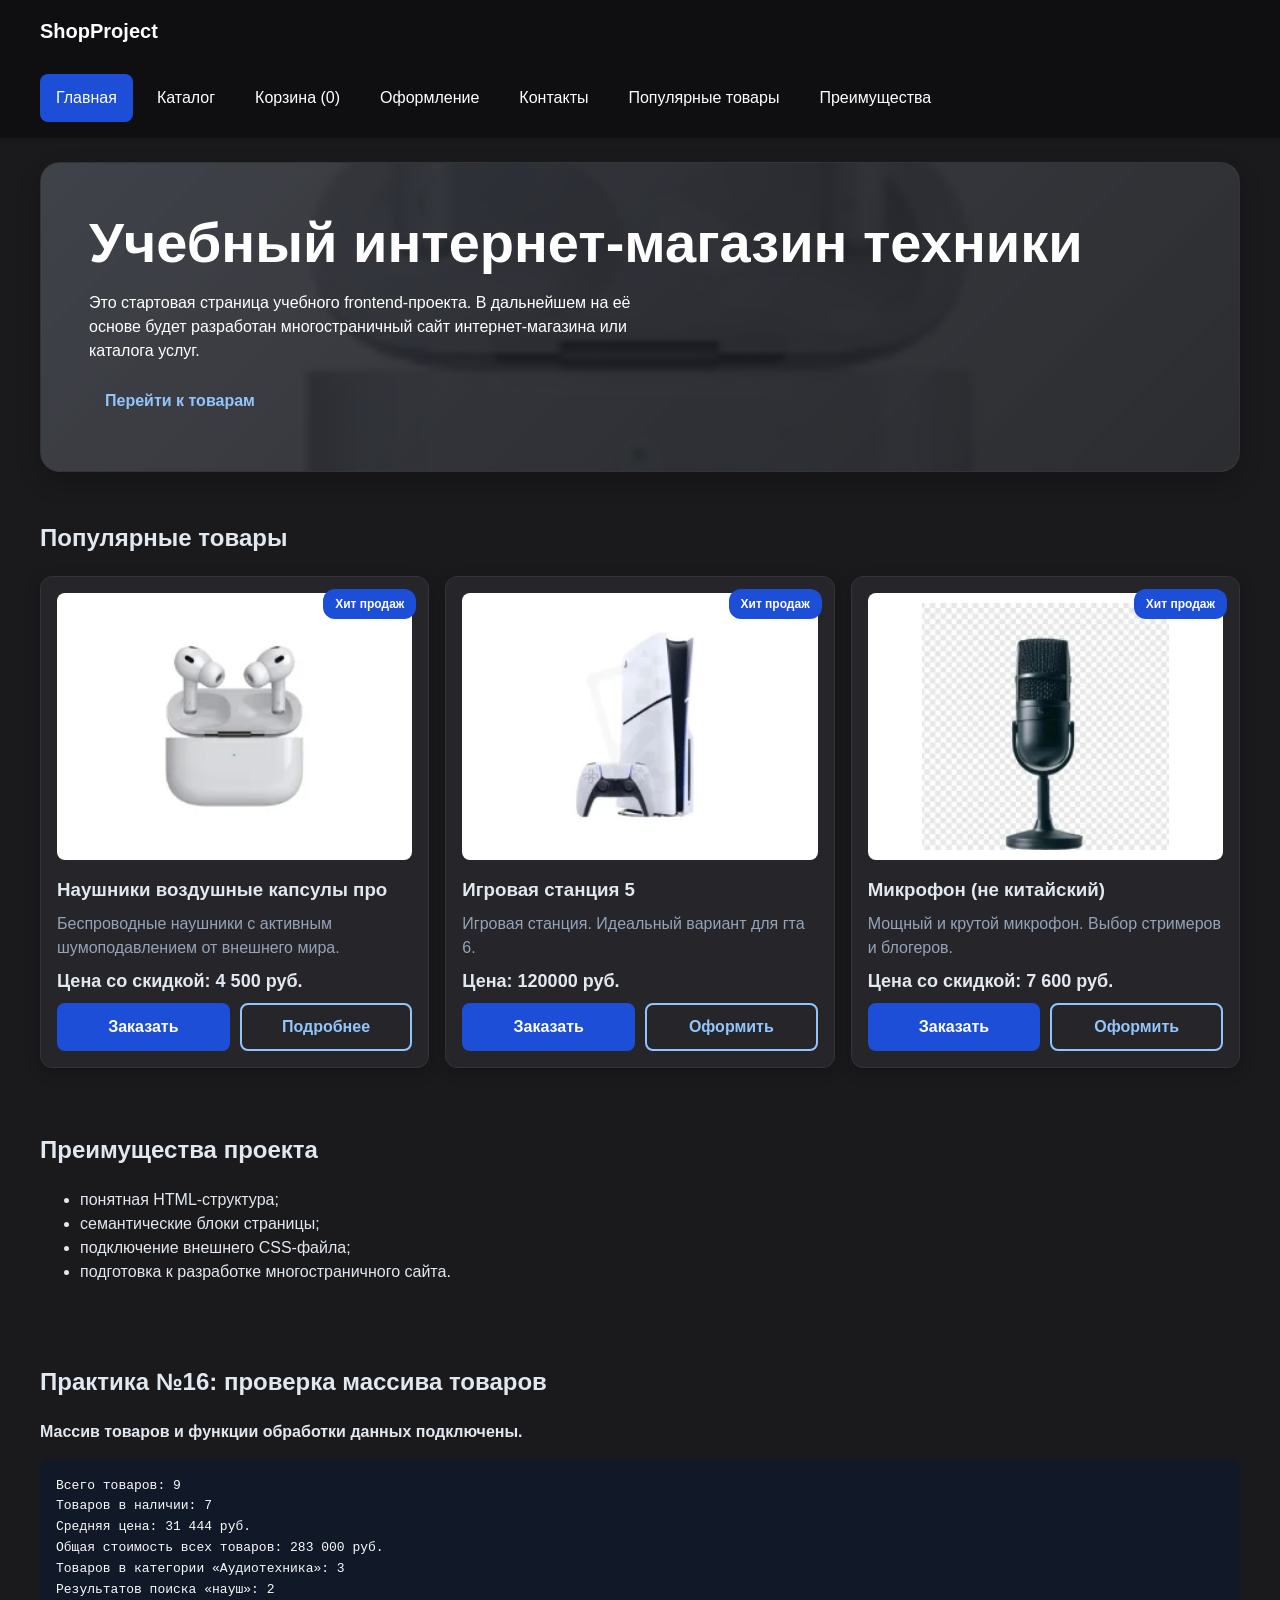
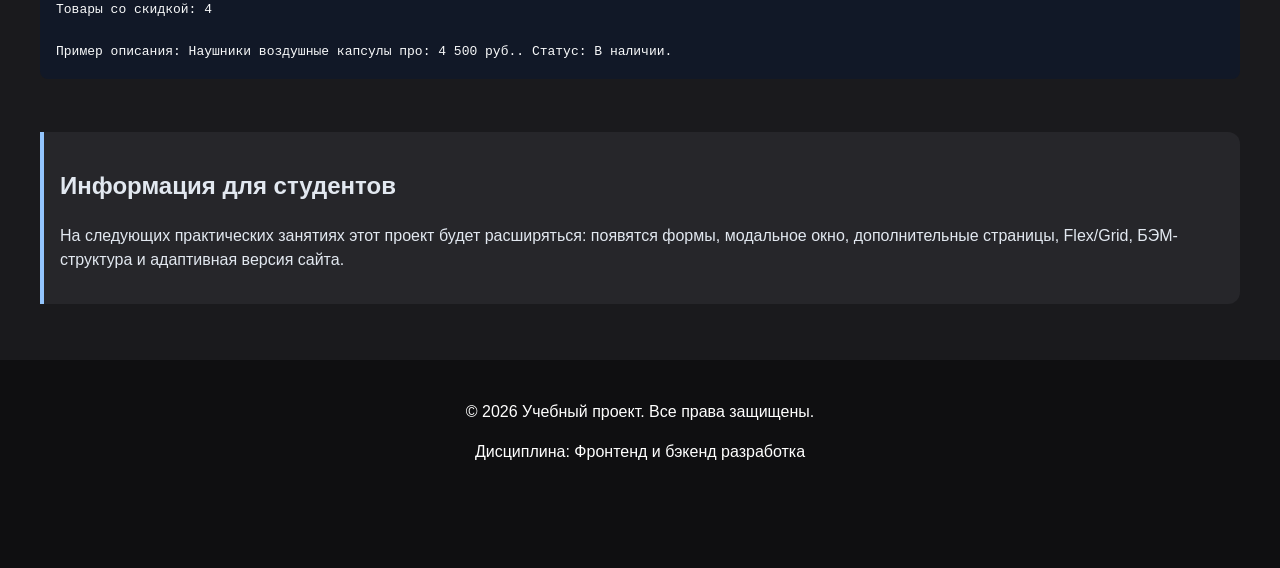
<file: index.html>
<!DOCTYPE html>
<html lang="ru">
<head>
<meta charset="utf-8"/>
<meta content="width=device-width, initial-scale=1.0" name="viewport"/>
<title>Главная — Учебный интернет-магазин</title>
<link href="css/style.css" rel="stylesheet"/>
<link href="css/responsive.css" rel="stylesheet"/>
<link href="css/accessibility.css" rel="stylesheet"/>
<meta content="website" property="og:type"/>
<meta content="Учебный интернет-магазин" property="og:title"/>
<meta content="Учебный frontend-проект интернет-магазина." property="og:description"/>
<script defer="" src="js/data.js"></script><script defer="" src="js/main.js"></script><script defer="" src="js/cart.js"></script><script defer="" src="js/modal.js"></script><script defer="" src="js/validation.js"></script></head>
<body id="top">
<a class="skip-link" href="#main">Перейти к основному содержимому</a>
<header class="site-header">
<div class="site-header__inner">
<a class="site-header__logo" href="index.html">ShopProject</a>
<button aria-controls="site-menu" aria-expanded="false" class="button button--secondary menu-toggle" hidden="" type="button">Меню</button>
<nav aria-label="Основная навигация" class="site-nav" id="site-menu">
<ul class="site-nav__list">
<li class="site-nav__item"><a aria-current="page" class="site-nav__link site-nav__link--active" href="index.html">Главная</a></li>
<li class="site-nav__item"><a class="site-nav__link" href="catalog.html">Каталог</a></li>
<li class="site-nav__item"><a class="site-nav__link" href="cart.html">Корзина (<span data-header-cart-count="">0</span>)</a></li><li class="site-nav__item"><a class="site-nav__link" href="order.html">Оформление</a></li>
<li class="site-nav__item"><a class="site-nav__link" href="contacts.html">Контакты</a></li>
<li class="site-nav__item"><a class="site-nav__link" href="index.html#popular">Популярные товары</a></li>
<li class="site-nav__item"><a class="site-nav__link" href="index.html#advantages">Преимущества</a></li>
</ul>
</nav>
</div>
</header>
<main id="main" tabindex="-1">
<section class="hero">
<h1 class="hero__title">Учебный интернет-магазин техники</h1>
<p>
            Это стартовая страница учебного frontend-проекта.
            В дальнейшем на её основе будет разработан многостраничный сайт
            интернет-магазина или каталога услуг.
        </p>
<a class="button" href="#popular">Перейти к товарам</a>
</section>
<section class="section" id="popular">
<h2>Популярные товары</h2>
<div class="products-grid">
<article class="product-card">
<picture>
<source sizes="(min-width: 1232px) 355px, (min-width: 1024px) calc((100vw - 166px) / 3), (min-width: 640px) calc((100vw - 116px) / 2), calc(100vw - 66px)" srcset="images/product-1-100.webp 100w, images/product-1.webp 200w" type="image/webp"/>
<img alt="Беспроводные наушники" class="product-card__image" height="200" loading="lazy" sizes="(min-width: 1232px) 355px, (min-width: 1024px) calc((100vw - 166px) / 3), (min-width: 640px) calc((100vw - 116px) / 2), calc(100vw - 66px)" src="images/product-1.jpg" srcset="images/product-1-100.jpg 100w, images/product-1.jpg 200w" width="200"/>
</picture>
<span class="product-card__badge">Хит продаж</span>
<h3 class="product-card__title">Наушники воздушные капсулы про</h3>
<p class="product-card__description">Беспроводные наушники с активным шумоподавлением от внешнего мира.</p>
<p class="product-card__price">Цена со скидкой: 4 500 руб.</p>
<div class="product-card__actions">
<button aria-controls="order-dialog" aria-haspopup="dialog" aria-label="Заказать: Наушники воздушные капсулы про" class="button button--primary product-card__button" data-product="Беспроводные наушники" style="margin-top: 0;" type="button">Заказать</button>
<a aria-label="Подробнее о наушниках" class="button button--secondary" href="product.html">Подробнее</a>
</div>
</article>
<article class="product-card">
<picture>
<source sizes="(min-width: 1232px) 355px, (min-width: 1024px) calc((100vw - 166px) / 3), (min-width: 640px) calc((100vw - 116px) / 2), calc(100vw - 66px)" srcset="images/product-2-100.webp 100w, images/product-2.webp 200w" type="image/webp"/>
<img alt="Игровая станция 5" class="product-card__image" height="200" loading="lazy" sizes="(min-width: 1232px) 355px, (min-width: 1024px) calc((100vw - 166px) / 3), (min-width: 640px) calc((100vw - 116px) / 2), calc(100vw - 66px)" src="images/product-2.jpg" srcset="images/product-2-100.jpg 100w, images/product-2.jpg 200w" width="200"/>
</picture>
<span class="product-card__badge">Хит продаж</span>
<h3 class="product-card__title">Игровая станция 5</h3>
<p class="product-card__description">Игровая станция. Идеальный вариант для гта 6.</p>
<p class="product-card__price">Цена: 120000 руб.</p>
<div class="product-card__actions">
<button aria-controls="order-dialog" aria-haspopup="dialog" aria-label="Заказать: Игровая станция 5" class="button button--primary product-card__button" data-product="Игровая станция 5" style="margin-top: 0;" type="button">Заказать</button>
<a aria-label="Оформить заявку: Игровая станция 5" class="button button--secondary" href="order.html">Оформить</a>
</div>
</article>
<article class="product-card">
<picture>
<source sizes="(min-width: 1232px) 355px, (min-width: 1024px) calc((100vw - 166px) / 3), (min-width: 640px) calc((100vw - 116px) / 2), calc(100vw - 66px)" srcset="images/product-3-100.webp 100w, images/product-3.webp 200w" type="image/webp"/>
<img alt="Микрофон" class="product-card__image" height="200" loading="lazy" sizes="(min-width: 1232px) 355px, (min-width: 1024px) calc((100vw - 166px) / 3), (min-width: 640px) calc((100vw - 116px) / 2), calc(100vw - 66px)" src="images/product-3.jpg" srcset="images/product-3-100.jpg 100w, images/product-3.jpg 200w" width="200"/>
</picture>
<span class="product-card__badge">Хит продаж</span>
<h3 class="product-card__title">Микрофон (не китайский) </h3>
<p class="product-card__description">Мощный и крутой микрофон. Выбор стримеров и блогеров.</p>
<p class="product-card__price">Цена со скидкой: 7 600 руб.</p>
<div class="product-card__actions">
<button aria-controls="order-dialog" aria-haspopup="dialog" aria-label="Заказать: Микрофон (не китайский)" class="button button--primary product-card__button" data-product="Микрофон" style="margin-top: 0;" type="button">Заказать</button>
<a aria-label="Оформить заявку: Микрофон (не китайский)" class="button button--secondary" href="order.html">Оформить</a>
</div>
</article>
</div>
</section>
<section class="section" id="advantages">
<h2>Преимущества проекта</h2>
<ul class="advantages-list">
<li>понятная HTML-структура;</li>
<li>семантические блоки страницы;</li>
<li>подключение внешнего CSS-файла;</li>
<li>подготовка к разработке многостраничного сайта.</li>
</ul>
</section>
<!-- Диагностика массива и функций обработки: практическая работа №16. -->
<section aria-labelledby="js-check-title" class="section js-check">
<h2 id="js-check-title">Практика №16: проверка массива товаров</h2>
<p aria-live="polite" class="js-message">JavaScript пока не выполнился.</p>
<pre class="product-output">Ожидание расчётов каталога...</pre>
</section>
<aside class="aside-info">
<h2>Информация для студентов</h2>
<p>
            На следующих практических занятиях этот проект будет расширяться:
            появятся формы, модальное окно, дополнительные страницы, Flex/Grid,
            БЭМ-структура и адаптивная версия сайта.
        </p>
</aside>
</main>
<footer id="contacts">
<p>© 2026 Учебный проект. Все права защищены.</p>
<p>Дисциплина: Фронтенд и бэкенд разработка</p>
</footer>
<dialog aria-labelledby="order-dialog-title" class="order-dialog" id="order-dialog">
<h2 class="order-dialog__title" id="order-dialog-title">Оформление заявки</h2>
<form action="#" class="order-form" id="order-form" method="post">
<p class="form-note">Обязательные поля: имя, e-mail, телефон, тема заявки и согласие на обработку данных.</p>
<p class="form-errors" hidden="" role="alert"></p>
<input id="selected-product" name="selected-product" type="hidden"/>
<div class="order-form__field">
<label class="order-form__label" for="order-name">Имя</label>
<input autocomplete="given-name" class="order-form__input" id="order-name" minlength="2" name="name" placeholder="Введите ваше имя" required="" type="text"/>
</div>
<div class="order-form__field">
<label class="order-form__label" for="order-email">E-mail</label>
<input autocomplete="email" class="order-form__input" id="order-email" name="email" placeholder="example@mail.ru" required="" type="email"/>
</div>
<div class="order-form__field">
<label class="order-form__label" for="order-phone">Телефон</label>
<input aria-describedby="order-phone-hint" class="order-form__input" id="order-phone" inputmode="tel" name="phone" pattern="[+]7 [(][0-9]{3}[)] [0-9]{3}-[0-9]{2}-[0-9]{2}" placeholder="+7 (900) 000-00-00" required="" type="tel"/>
<small id="order-phone-hint">Формат: +7 (900) 000-00-00</small>
</div>
<div class="order-form__field">
<label class="order-form__label" for="order-date">Дата связи</label>
<input class="order-form__input" id="order-date" name="date" type="date"/>
</div>
<div class="order-form__field">
<label class="order-form__label" for="order-topic">Тема заявки</label>
<select class="order-form__select" id="order-topic" name="topic" required="">
<option value="">Выберите тему</option>
<option value="product">Заказ товара</option>
<option value="consultation">Консультация</option>
<option value="delivery">Доставка</option>
</select>
</div>
<div class="order-form__field">
<label class="order-form__label" for="order-comment">Комментарий</label>
<textarea class="order-form__textarea" id="order-comment" name="comment" placeholder="Укажите дополнительную информацию" rows="4"></textarea>
</div>
<div class="order-form__field order-form__field--checkbox">
<label class="order-form__label">
<input class="order-form__input" id="order-agreement" name="agreement" required="" type="checkbox"/>
                Я согласен на обработку данных
            </label>
</div>
<div class="order-form__actions">
<button class="button button--secondary" id="close-order-dialog" type="button">
                Закрыть
            </button>
<button class="button button--primary" type="submit">
                Отправить заявку
            </button>
</div>
</form>
</dialog>
<p aria-atomic="true" aria-live="polite" class="success-message" id="success-message" role="status"></p>
</body>
</html>
</file>
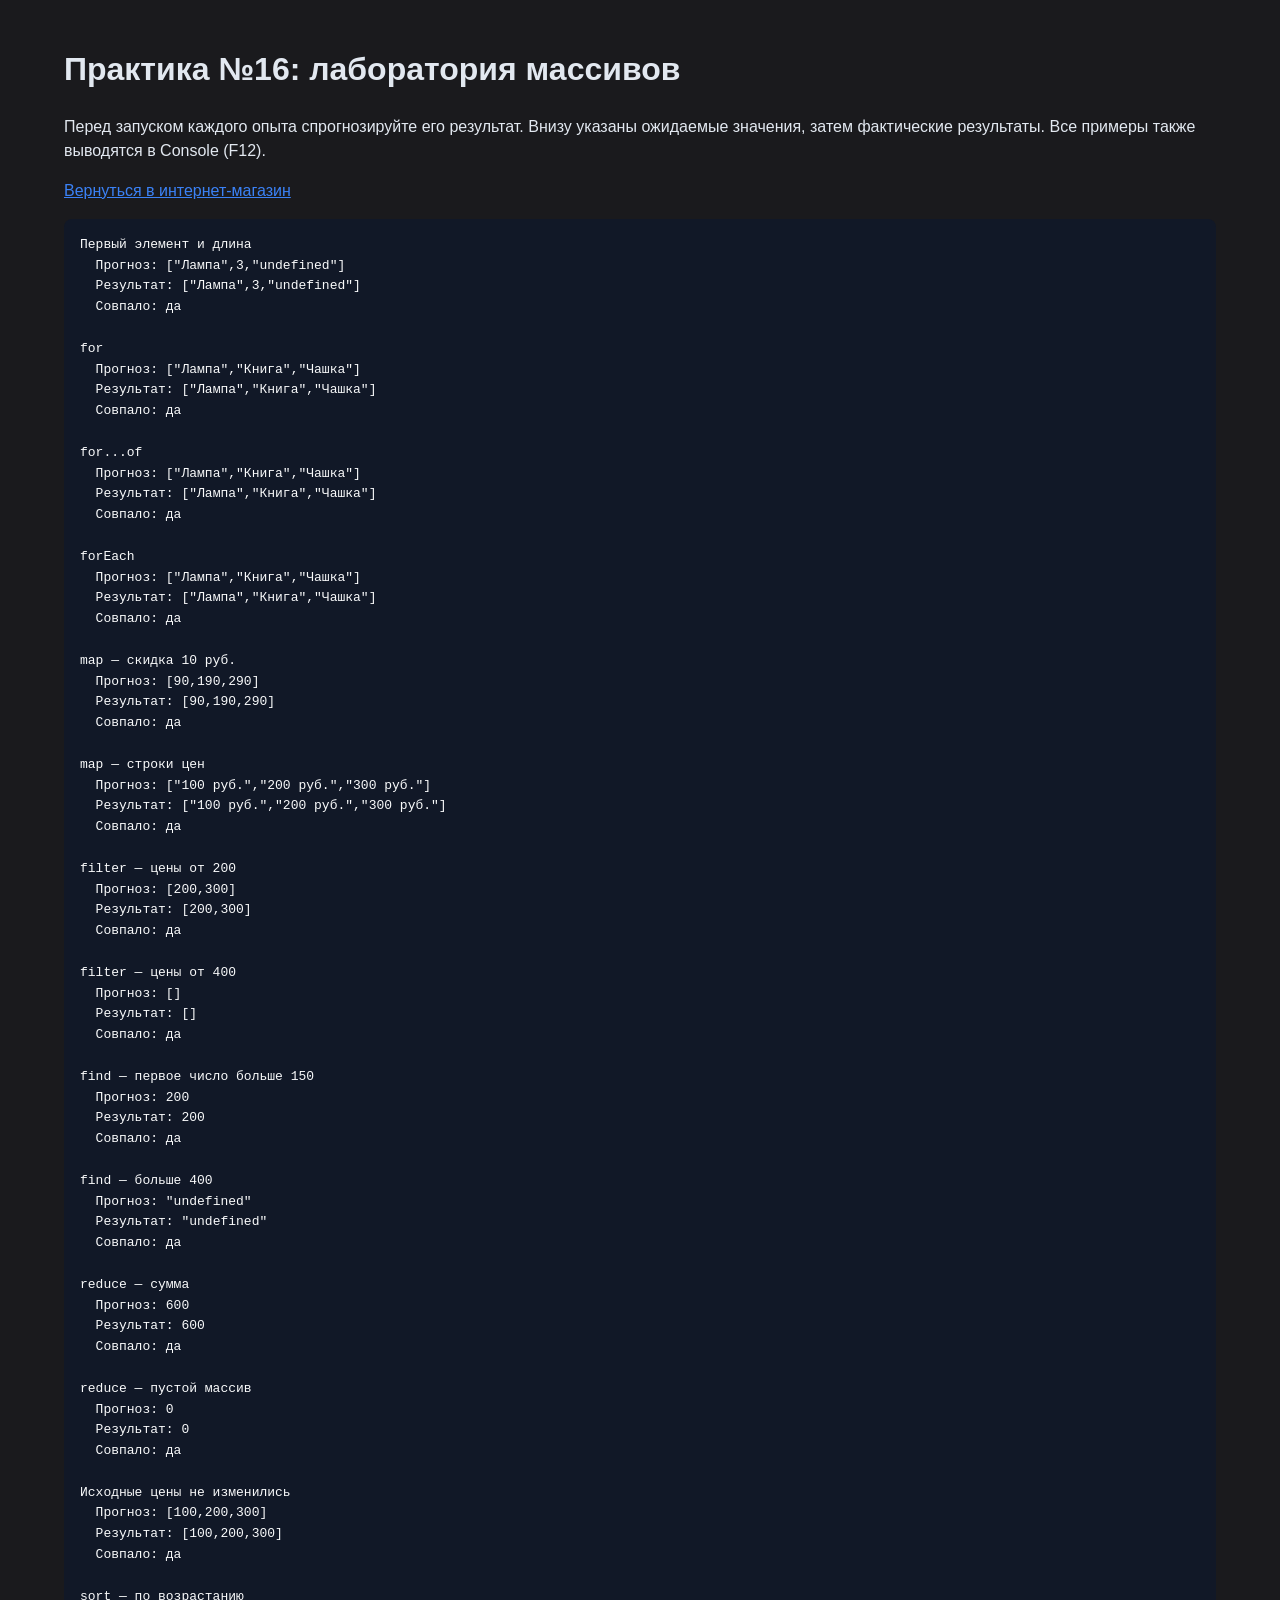
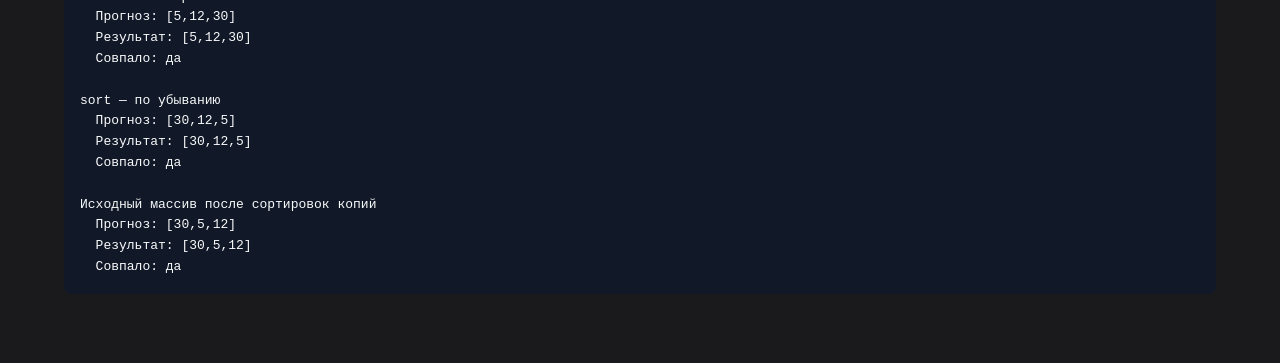
<file: array-lab.html>
<!DOCTYPE html>
<html lang="ru">
<head>
  <meta charset="UTF-8">
  <meta name="viewport" content="width=device-width, initial-scale=1">
  <title>Учебная лаборатория №16 — массивы JavaScript</title>
  <link rel="stylesheet" href="css/style.css">
  <script src="js/array-lab.js" defer></script>
</head>
<body>
<main class="section">
  <h1>Практика №16: лаборатория массивов</h1>
  <p>Перед запуском каждого опыта спрогнозируйте его результат. Внизу указаны ожидаемые значения, затем фактические результаты. Все примеры также выводятся в Console (F12).</p>
  <p><a href="index.html">Вернуться в интернет-магазин</a></p>
  <pre class="product-output" id="array-lab-output">Проверка не запущена.</pre>
</main>
</body>
</html>
</file>
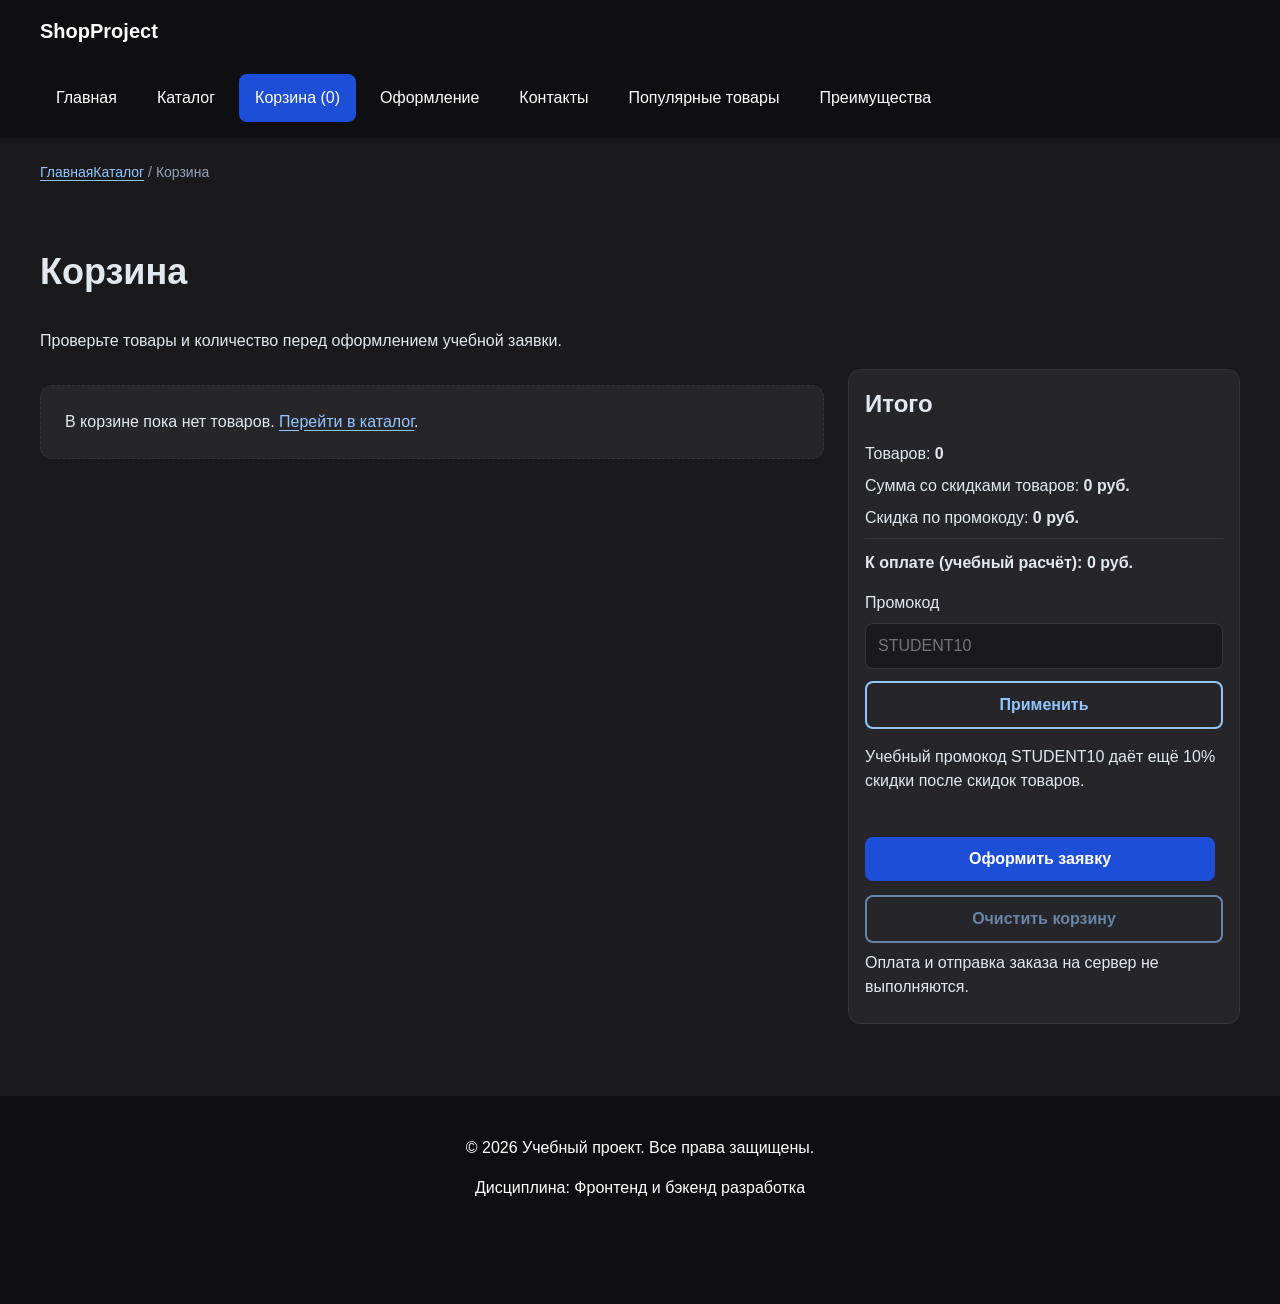
<file: cart.html>
<!DOCTYPE html>
<html lang="ru"><head><meta charset="utf-8"/><meta content="width=device-width, initial-scale=1.0" name="viewport"/><meta content="Каталог товаров учебного интернет-магазина." name="description"/><title>Корзина — Учебный интернет-магазин</title><link href="css/style.css" rel="stylesheet"/><link href="css/responsive.css" rel="stylesheet"/><link href="css/accessibility.css" rel="stylesheet"/><meta content="website" property="og:type"/><meta content="Учебный интернет-магазин" property="og:title"/><meta content="Учебный frontend-проект интернет-магазина." property="og:description"/><script defer="" src="js/data.js"></script><script defer="" src="js/main.js"></script><script defer="" src="js/cart.js"></script></head><body id="top"><a class="skip-link" href="#main">Перейти к основному содержимому</a><header class="site-header">
<div class="site-header__inner">
<a class="site-header__logo" href="index.html">ShopProject</a>
<button aria-controls="site-menu" aria-expanded="false" class="button button--secondary menu-toggle" hidden="" type="button">Меню</button>
<nav aria-label="Основная навигация" class="site-nav" id="site-menu">
<ul class="site-nav__list">
<li class="site-nav__item"><a class="site-nav__link" href="index.html">Главная</a></li>
<li class="site-nav__item"><a class="site-nav__link" href="catalog.html">Каталог</a></li>
<li class="site-nav__item"><a aria-current="page" class="site-nav__link site-nav__link--active" href="cart.html">Корзина (<span data-header-cart-count="">0</span>)</a></li><li class="site-nav__item"><a class="site-nav__link" href="order.html">Оформление</a></li>
<li class="site-nav__item"><a class="site-nav__link" href="contacts.html">Контакты</a></li>
<li class="site-nav__item"><a class="site-nav__link" href="index.html#popular">Популярные товары</a></li>
<li class="site-nav__item"><a class="site-nav__link" href="index.html#advantages">Преимущества</a></li>
</ul>
</nav>
</div>
</header><main id="main" tabindex="-1">
<nav aria-label="Хлебные крошки" class="breadcrumbs"><a class="breadcrumbs__link" href="index.html">Главная</a><a class="breadcrumbs__link" href="catalog.html">Каталог</a><span aria-current="page" class="breadcrumbs__current">Корзина</span></nav>
<section class="section">
<h1>Корзина</h1><p>Проверьте товары и количество перед оформлением учебной заявки.</p>
<div class="cart-page-grid">
<div class="cart-page-list">
<p class="catalog-empty" data-cart-empty="" hidden="">В корзине пока нет товаров. <a href="catalog.html">Перейти в каталог</a>.</p>
<div aria-live="polite" data-cart-items=""></div>
</div>
<aside aria-label="Итоги корзины" class="cart-preview cart-checkout">
<h2>Итого</h2><p>Товаров: <strong data-cart-count="">0</strong></p>
<p>Сумма со скидками товаров: <strong data-cart-subtotal="">0 руб.</strong></p>
<p>Скидка по промокоду: <strong data-cart-promo-discount="">0 руб.</strong></p>
<p class="cart-checkout__total">К оплате (учебный расчёт): <strong data-cart-final="">0 руб.</strong></p>
<form class="cart-promo-form" data-cart-promo-form="">
<label for="cart-promo">Промокод</label>
<input autocomplete="off" class="catalog-controls__input" data-cart-promo-input="" id="cart-promo" placeholder="STUDENT10"/>
<button class="button button--secondary" type="submit">Применить</button>
</form>
<p class="form-note">Учебный промокод STUDENT10 даёт ещё 10% скидки после скидок товаров.</p>
<p aria-live="polite" class="cart-message" data-cart-message="" role="status"></p>
<div class="cart-checkout__actions"><a class="button button--primary" href="order.html">Оформить заявку</a><button class="button button--secondary" data-cart-clear="" type="button">Очистить корзину</button></div>
<p class="form-note">Оплата и отправка заказа на сервер не выполняются.</p>
</aside>
</div>
</section></main><footer>
<p>© 2026 Учебный проект. Все права защищены.</p>
<p>Дисциплина: Фронтенд и бэкенд разработка</p>
</footer></body></html>
</file>
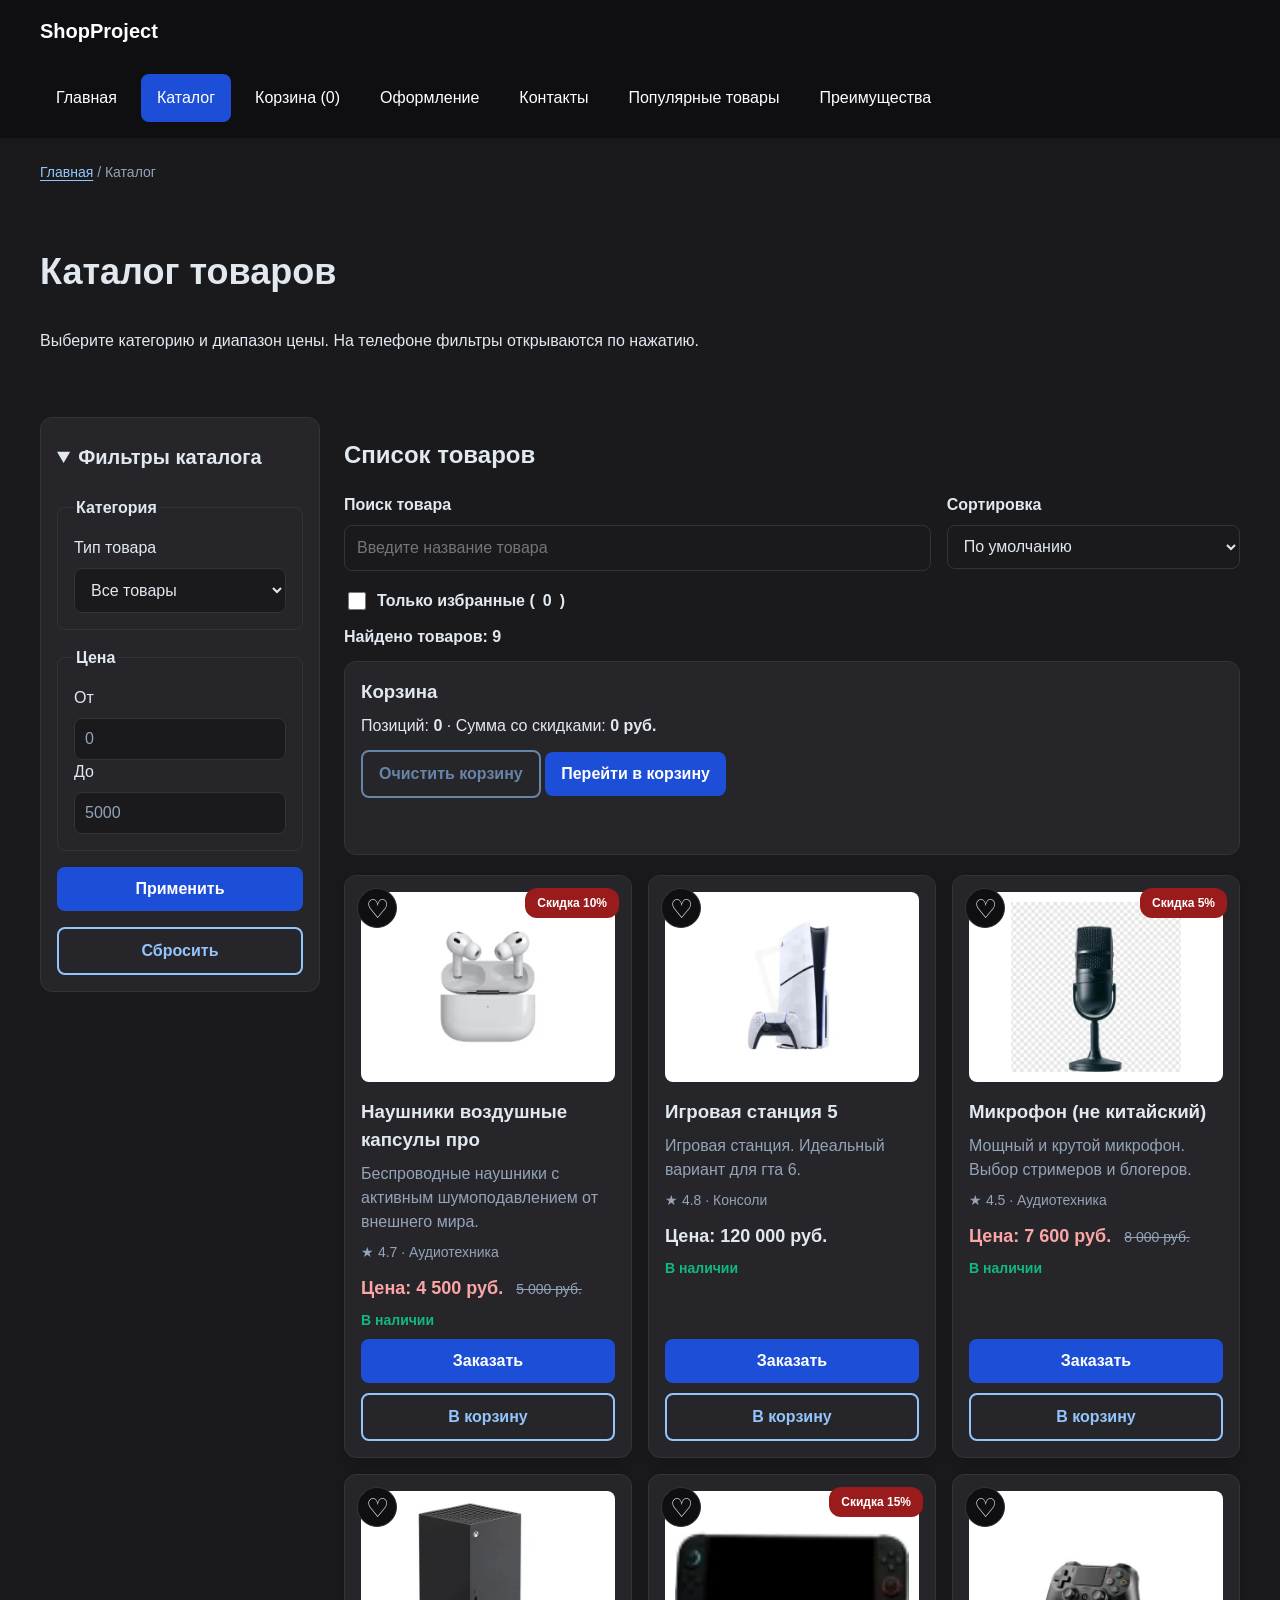
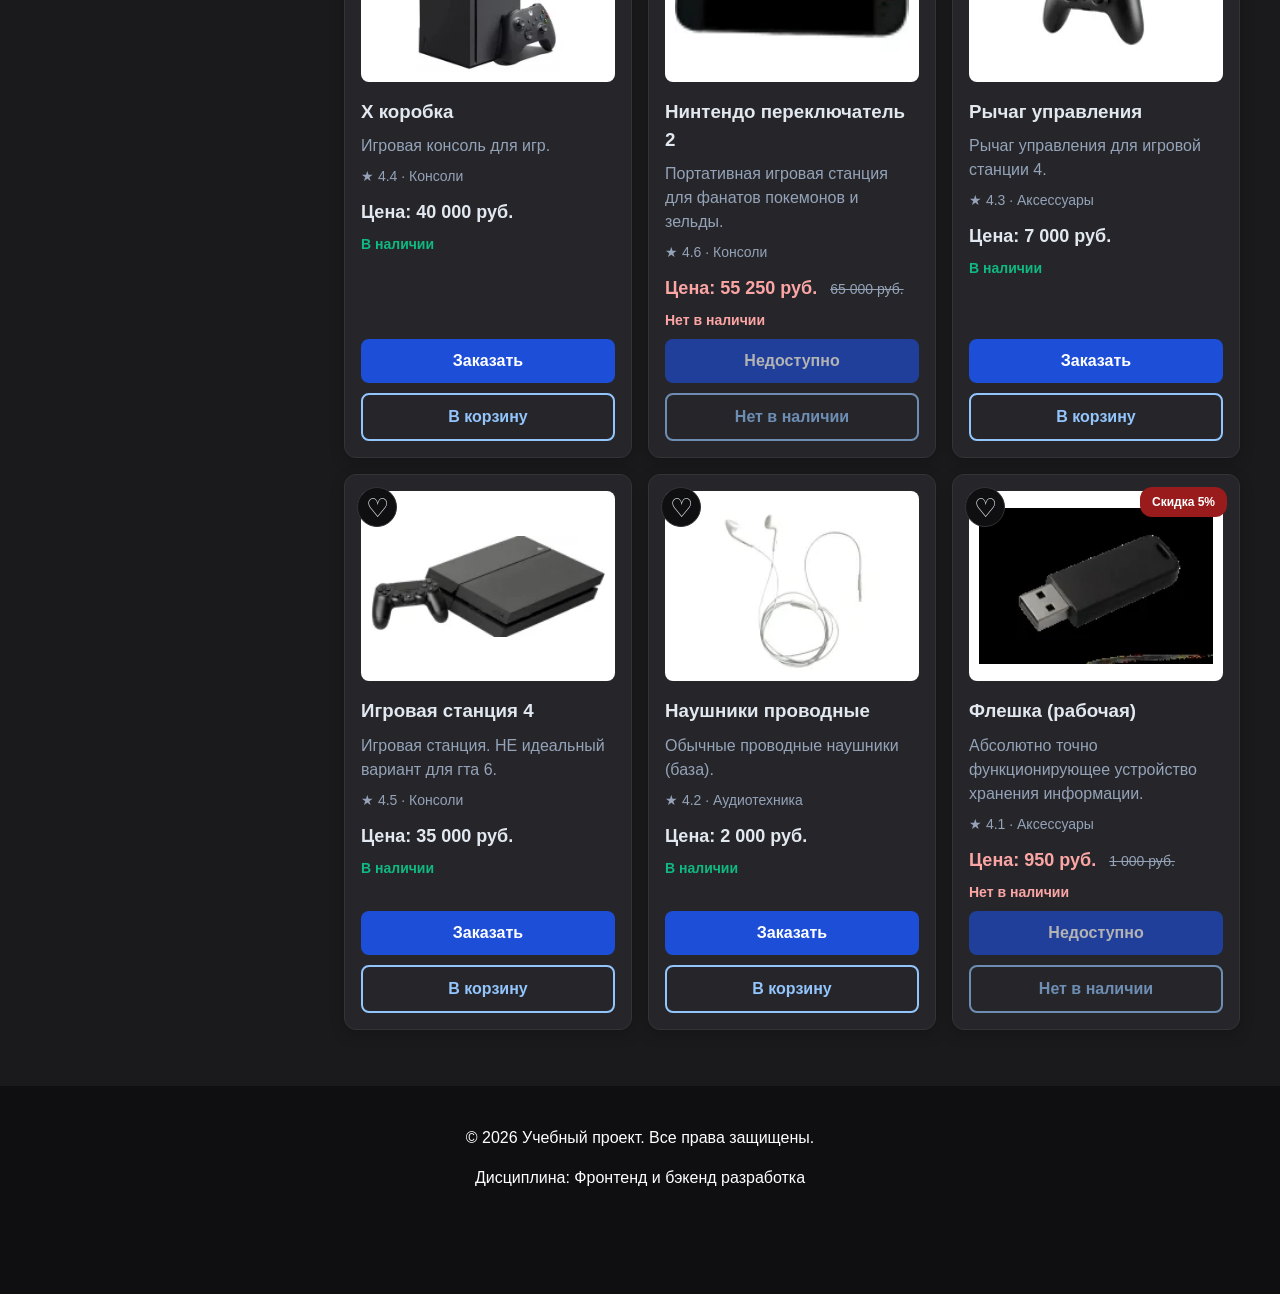
<file: catalog.html>
<!DOCTYPE html>
<html lang="ru">
<head>
<meta charset="utf-8"/>
<meta content="width=device-width, initial-scale=1.0" name="viewport"/>
<meta content="Каталог товаров учебного интернет-магазина." name="description"/>
<title>Каталог товаров — Учебный интернет-магазин</title>
<link href="css/style.css" rel="stylesheet"/>
<link href="css/responsive.css" rel="stylesheet"/>
<link href="css/accessibility.css" rel="stylesheet"/>
<meta content="website" property="og:type"/>
<meta content="Учебный интернет-магазин" property="og:title"/>
<meta content="Учебный frontend-проект интернет-магазина." property="og:description"/>
<script defer="" src="js/data.js"></script><script defer="" src="js/main.js"></script><script defer="" src="js/cart.js"></script><script defer="" src="js/favorites.js"></script><script defer="" src="js/catalog.js"></script><script defer="" src="js/modal.js"></script><script defer="" src="js/validation.js"></script></head>
<body id="top">
<a class="skip-link" href="#main">Перейти к основному содержимому</a>
<header class="site-header">
<div class="site-header__inner">
<a class="site-header__logo" href="index.html">ShopProject</a>
<button aria-controls="site-menu" aria-expanded="false" class="button button--secondary menu-toggle" hidden="" type="button">Меню</button>
<nav aria-label="Основная навигация" class="site-nav" id="site-menu">
<ul class="site-nav__list">
<li class="site-nav__item"><a class="site-nav__link" href="index.html">Главная</a></li>
<li class="site-nav__item"><a aria-current="page" class="site-nav__link site-nav__link--active" href="catalog.html">Каталог</a></li>
<li class="site-nav__item"><a class="site-nav__link" href="cart.html">Корзина (<span data-header-cart-count="">0</span>)</a></li><li class="site-nav__item"><a class="site-nav__link" href="order.html">Оформление</a></li>
<li class="site-nav__item"><a class="site-nav__link" href="contacts.html">Контакты</a></li>
<li class="site-nav__item"><a class="site-nav__link" href="index.html#popular">Популярные товары</a></li>
<li class="site-nav__item"><a class="site-nav__link" href="index.html#advantages">Преимущества</a></li>
</ul>
</nav>
</div>
</header>
<main id="main" tabindex="-1">
<nav aria-label="Хлебные крошки" class="breadcrumbs">
<a class="breadcrumbs__link" href="index.html">Главная</a>
<span aria-current="page" class="breadcrumbs__current">Каталог</span>
</nav>
<section class="section">
<h1>Каталог товаров</h1>
<p>
            Выберите категорию и диапазон цены. На телефоне фильтры открываются по нажатию.
        </p>
</section>
<section class="catalog-layout">
<aside class="catalog-filters">
<details class="filter-disclosure"><summary>Фильтры каталога</summary>
<form action="#" class="filters-form" method="get">
<fieldset><legend>Категория</legend>
<label for="filter-category">Тип товара</label>
<select class="order-form__select" id="filter-category" name="category">
<option value="all">Все товары</option><option value="audio">Аудиотехника</option><option value="console">Игровые консоли</option><option value="accessory">Аксессуары</option>
</select></fieldset>
<fieldset>
<legend>Цена</legend>
<label for="price-from">От</label>
<input id="price-from" min="0" name="price-from" placeholder="0" type="number"/>
<label for="price-to">До</label>
<input id="price-to" min="0" name="price-to" placeholder="5000" type="number"/>
</fieldset>
<p class="form-errors" hidden="" id="filter-error" role="alert"></p>
<button class="button button--primary" type="submit">Применить</button>
<button class="button button--secondary" type="reset">Сбросить</button>
</form>
</details>
</aside>
<section class="catalog-products">
<h2>Список товаров</h2><div aria-label="Управление каталогом" class="catalog-controls">
<div class="catalog-controls__group"><label for="catalog-search">Поиск товара</label><input autocomplete="off" class="catalog-controls__input" id="catalog-search" placeholder="Введите название товара" type="search"/></div>
<div class="catalog-controls__group"><label for="sort-select">Сортировка</label><select class="catalog-controls__select" id="sort-select"><option value="default">По умолчанию</option><option value="price-asc">Сначала дешевле</option><option value="price-desc">Сначала дороже</option><option value="title-asc">По названию А–Я</option></select></div>
</div><label class="catalog-favorites"><input id="favorites-only" type="checkbox"/> Только избранные (<span data-favorites-count="">0</span>)</label>
<p aria-live="polite" class="catalog-count" id="filter-status" role="status">Найдено товаров: 9</p>
<p class="catalog-empty" hidden="" id="filter-empty">По выбранным условиям товары не найдены. Попробуйте другой запрос. <button class="button button--secondary" data-reset-empty="" type="button">Сбросить фильтры</button></p>
<section aria-labelledby="cart-preview-title" class="cart-preview">
<h3 id="cart-preview-title">Корзина</h3>
<p>Позиций: <strong data-cart-count="">0</strong> · Сумма со скидками: <strong data-cart-total="">0 руб.</strong></p>
<button class="button button--secondary" data-cart-clear="" type="button">Очистить корзину</button>
<a class="button button--primary" href="cart.html">Перейти в корзину</a><p aria-live="polite" class="cart-message" data-cart-message="" role="status"></p>
</section><div class="products-grid" data-products-container=""></div><noscript>Для работы интерактивного каталога включите JavaScript в браузере.</noscript>
</section>
</section>
</main>
<footer>
<p>© 2026 Учебный проект. Все права защищены.</p>
<p>Дисциплина: Фронтенд и бэкенд разработка</p>
</footer>
<dialog aria-labelledby="order-dialog-title" class="order-dialog" id="order-dialog">
<h2 class="order-dialog__title" id="order-dialog-title">Оформление заявки</h2>
<form action="#" class="order-form" id="order-form" method="post">
<p class="form-note">Обязательные поля: имя, e-mail, телефон, тема заявки и согласие на обработку данных.</p>
<p class="form-errors" hidden="" role="alert"></p>
<input id="selected-product" name="selected-product" type="hidden"/>
<div class="order-form__field">
<label class="order-form__label" for="order-name">Имя</label>
<input autocomplete="given-name" class="order-form__input" id="order-name" minlength="2" name="name" placeholder="Введите ваше имя" required="" type="text"/>
</div>
<div class="order-form__field">
<label class="order-form__label" for="order-email">E-mail</label>
<input autocomplete="email" class="order-form__input" id="order-email" name="email" placeholder="example@mail.ru" required="" type="email"/>
</div>
<div class="order-form__field">
<label class="order-form__label" for="order-phone">Телефон</label>
<input aria-describedby="order-phone-hint" autocomplete="tel" class="order-form__input" id="order-phone" inputmode="tel" name="phone" pattern="[+]7 [(][0-9]{3}[)] [0-9]{3}-[0-9]{2}-[0-9]{2}" placeholder="+7 (900) 000-00-00" required="" type="tel"/>
<small id="order-phone-hint">Формат: +7 (900) 000-00-00</small>
</div>
<div class="order-form__field">
<label class="order-form__label" for="order-date">Дата связи</label>
<input class="order-form__input" id="order-date" name="date" type="date"/>
</div>
<div class="order-form__field">
<label class="order-form__label" for="order-topic">Тема заявки</label>
<select class="order-form__select" id="order-topic" name="topic" required="">
<option value="">Выберите тему</option>
<option value="product">Заказ товара</option>
<option value="consultation">Консультация</option>
<option value="delivery">Доставка</option>
</select>
</div>
<div class="order-form__field">
<label class="order-form__label" for="order-comment">Комментарий</label>
<textarea class="order-form__textarea" id="order-comment" name="comment" placeholder="Укажите дополнительную информацию" rows="4"></textarea>
</div>
<div class="order-form__field order-form__field--checkbox">
<label class="order-form__label">
<input class="order-form__input" id="order-agreement" name="agreement" required="" type="checkbox"/>
                Я согласен на обработку данных
            </label>
</div>
<div class="order-form__actions">
<button class="button button--secondary" id="close-order-dialog" type="button">Закрыть</button>
<button class="button button--primary" type="submit">Отправить заявку</button>
</div>
</form>
</dialog>
<p aria-atomic="true" aria-live="polite" class="success-message" id="success-message" role="status"></p>
</body>
</html>
</file>
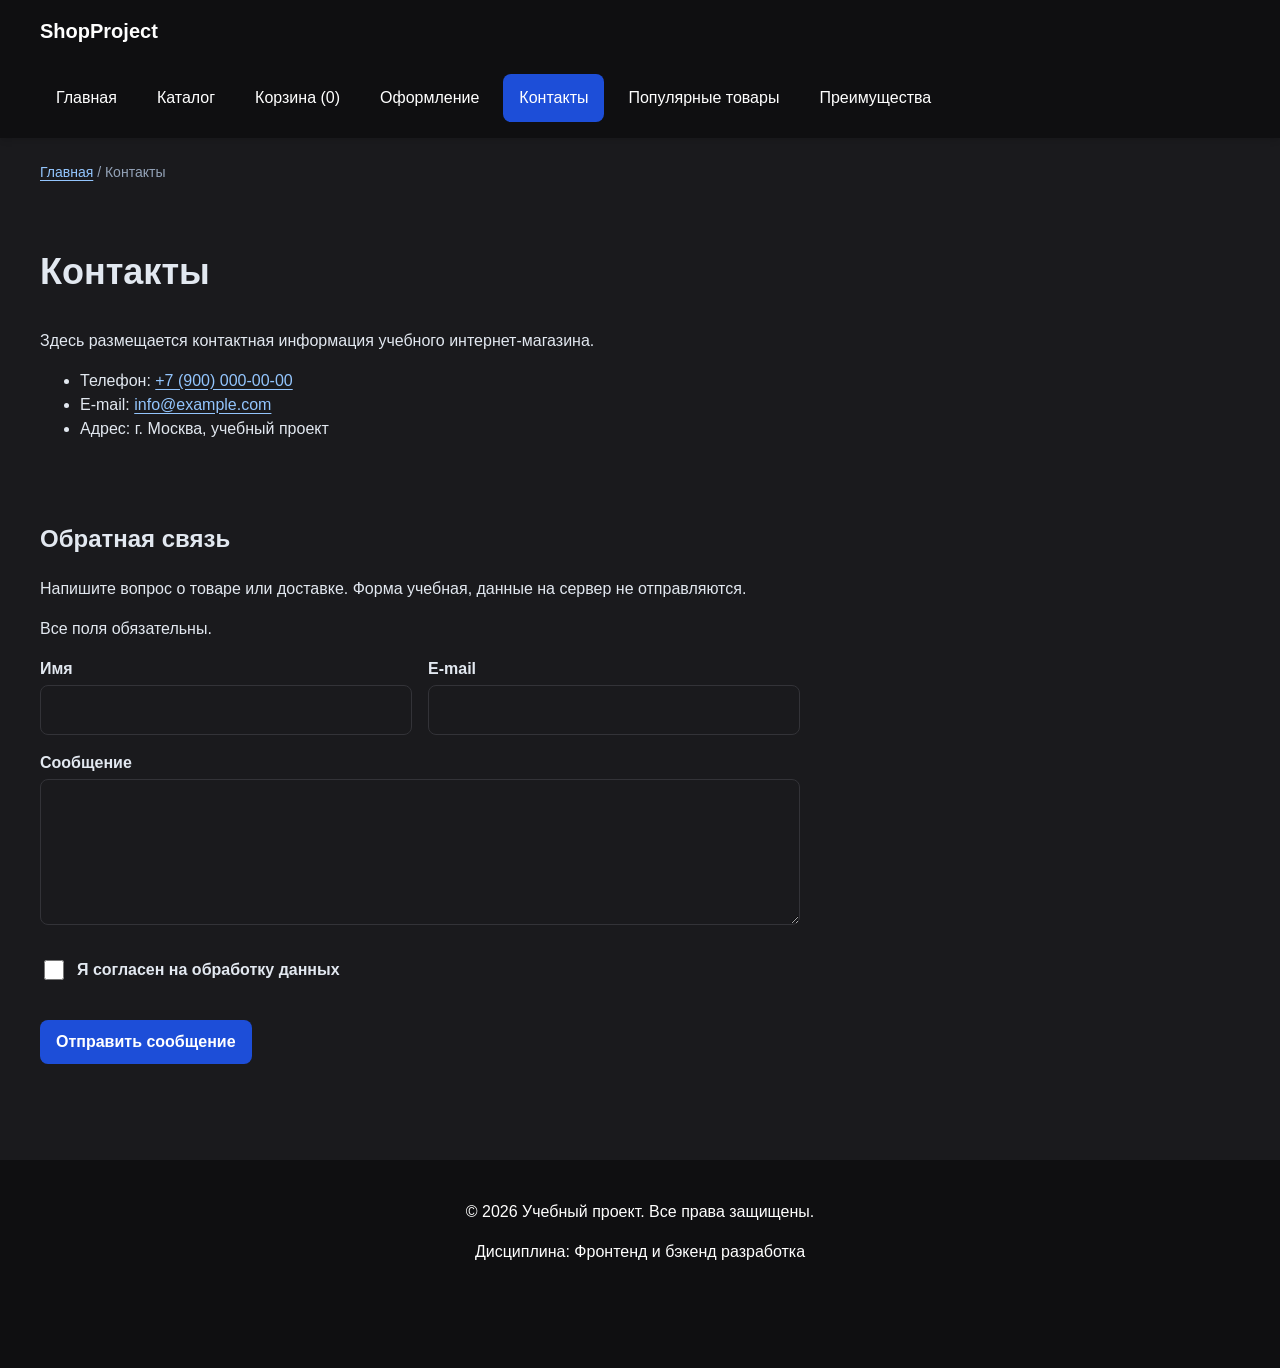
<file: contacts.html>
<!DOCTYPE html>
<html lang="ru">
<head>
<meta charset="utf-8"/>
<meta content="width=device-width, initial-scale=1.0" name="viewport"/>
<meta content="Контактная информация учебного интернет-магазина." name="description"/>
<title>Контакты — Учебный интернет-магазин</title>
<link href="css/style.css" rel="stylesheet"/>
<link href="css/responsive.css" rel="stylesheet"/>
<link href="css/accessibility.css" rel="stylesheet"/>
<meta content="website" property="og:type"/>
<meta content="Учебный интернет-магазин" property="og:title"/>
<meta content="Учебный frontend-проект интернет-магазина." property="og:description"/>
<script defer="" src="js/data.js"></script><script defer="" src="js/main.js"></script><script defer="" src="js/cart.js"></script><script defer="" src="js/validation.js"></script></head>
<body id="top">
<a class="skip-link" href="#main">Перейти к основному содержимому</a>
<header class="site-header">
<div class="site-header__inner">
<a class="site-header__logo" href="index.html">ShopProject</a>
<button aria-controls="site-menu" aria-expanded="false" class="button button--secondary menu-toggle" hidden="" type="button">Меню</button>
<nav aria-label="Основная навигация" class="site-nav" id="site-menu">
<ul class="site-nav__list">
<li class="site-nav__item"><a class="site-nav__link" href="index.html">Главная</a></li>
<li class="site-nav__item"><a class="site-nav__link" href="catalog.html">Каталог</a></li>
<li class="site-nav__item"><a class="site-nav__link" href="cart.html">Корзина (<span data-header-cart-count="">0</span>)</a></li><li class="site-nav__item"><a class="site-nav__link" href="order.html">Оформление</a></li>
<li class="site-nav__item"><a aria-current="page" class="site-nav__link site-nav__link--active" href="contacts.html">Контакты</a></li>
<li class="site-nav__item"><a class="site-nav__link" href="index.html#popular">Популярные товары</a></li>
<li class="site-nav__item"><a class="site-nav__link" href="index.html#advantages">Преимущества</a></li>
</ul>
</nav>
</div>
</header>
<main id="main" tabindex="-1">
<nav aria-label="Хлебные крошки" class="breadcrumbs">
<a class="breadcrumbs__link" href="index.html">Главная</a>
<span aria-current="page" class="breadcrumbs__current">Контакты</span>
</nav>
<section class="section">
<h1>Контакты</h1>
<p>
            Здесь размещается контактная информация учебного интернет-магазина.
        </p>
<ul>
<li>Телефон: <a href="tel:+79000000000">+7 (900) 000-00-00</a></li>
<li>E-mail: <a href="mailto:info@example.com">info@example.com</a></li>
<li>Адрес: г. Москва, учебный проект</li>
</ul>
</section>
<section class="section" id="feedback">
<h2>Обратная связь</h2>
<p>Напишите вопрос о товаре или доставке. Форма учебная, данные на сервер не отправляются.</p>
<form action="#" class="order-form order-form--page feedback-form" method="post" novalidate="">
<p class="form-note">Все поля обязательны.</p>
<p class="form-errors" hidden="" role="alert"></p>
<div class="order-form__field"><label class="order-form__label" for="feedback-name">Имя</label><input autocomplete="given-name" class="order-form__input" id="feedback-name" minlength="2" name="name" required=""/></div>
<div class="order-form__field"><label class="order-form__label" for="feedback-email">E-mail</label><input autocomplete="email" class="order-form__input" id="feedback-email" name="email" required="" type="email"/></div>
<div class="order-form__field"><label class="order-form__label" for="feedback-message">Сообщение</label><textarea class="order-form__textarea" id="feedback-message" name="message" required="" rows="5"></textarea></div>
<div class="order-form__field order-form__field--checkbox"><label class="order-form__label" for="feedback-agreement"><input class="order-form__input" id="feedback-agreement" name="agreement" required="" type="checkbox"/>Я согласен на обработку данных</label></div>
<div class="order-form__actions"><button class="button button--primary" type="submit">Отправить сообщение</button></div>
</form>
<p aria-atomic="true" aria-live="polite" class="success-message" id="success-message" role="status"></p>
</section>
</main>
<footer>
<p>© 2026 Учебный проект. Все права защищены.</p>
<p>Дисциплина: Фронтенд и бэкенд разработка</p>
</footer>
</body>
</html>
</file>
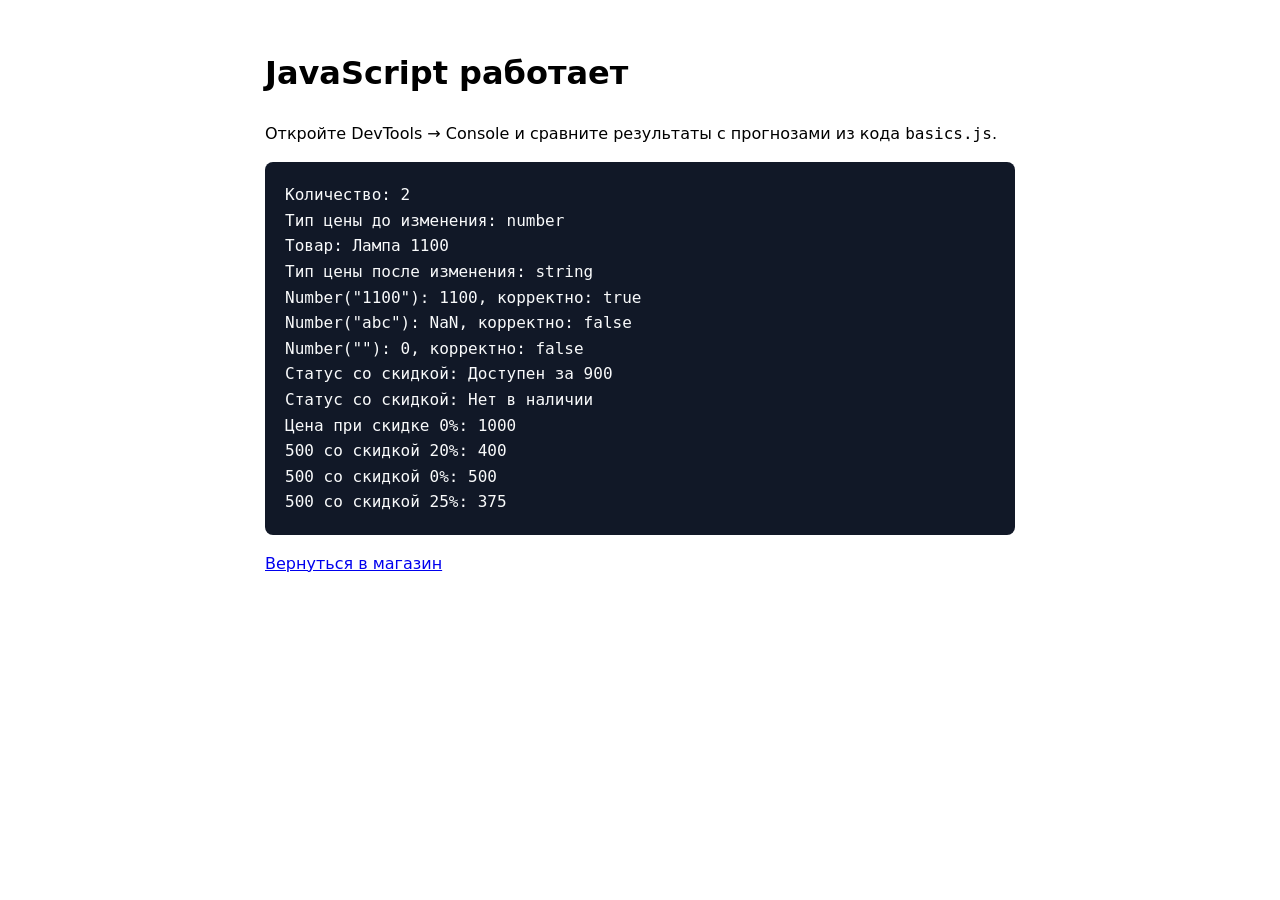
<file: lab.html>
<!doctype html>
<html lang="ru">
<head>
    <meta charset="utf-8">
    <meta name="viewport" content="width=device-width, initial-scale=1">
    <title>Лаборатория JavaScript — практика №15</title>
    <script src="basics.js" defer></script>
    <style>
        body { max-width: 750px; margin: 3rem auto; padding: 0 1rem; font: 1rem/1.6 system-ui, sans-serif; }
        pre { padding: 1.25rem; background: #111827; color: #f9fafb; border-radius: .5rem; white-space: pre-wrap; }
    </style>
</head>
<body>
    <h1 id="result">Ожидание</h1>
    <p>Откройте DevTools → Console и сравните результаты с прогнозами из кода <code>basics.js</code>.</p>
    <pre id="lab-output">Ожидание запуска экспериментов...</pre>
    <p><a href="index.html">Вернуться в магазин</a></p>
</body>
</html>
</file>
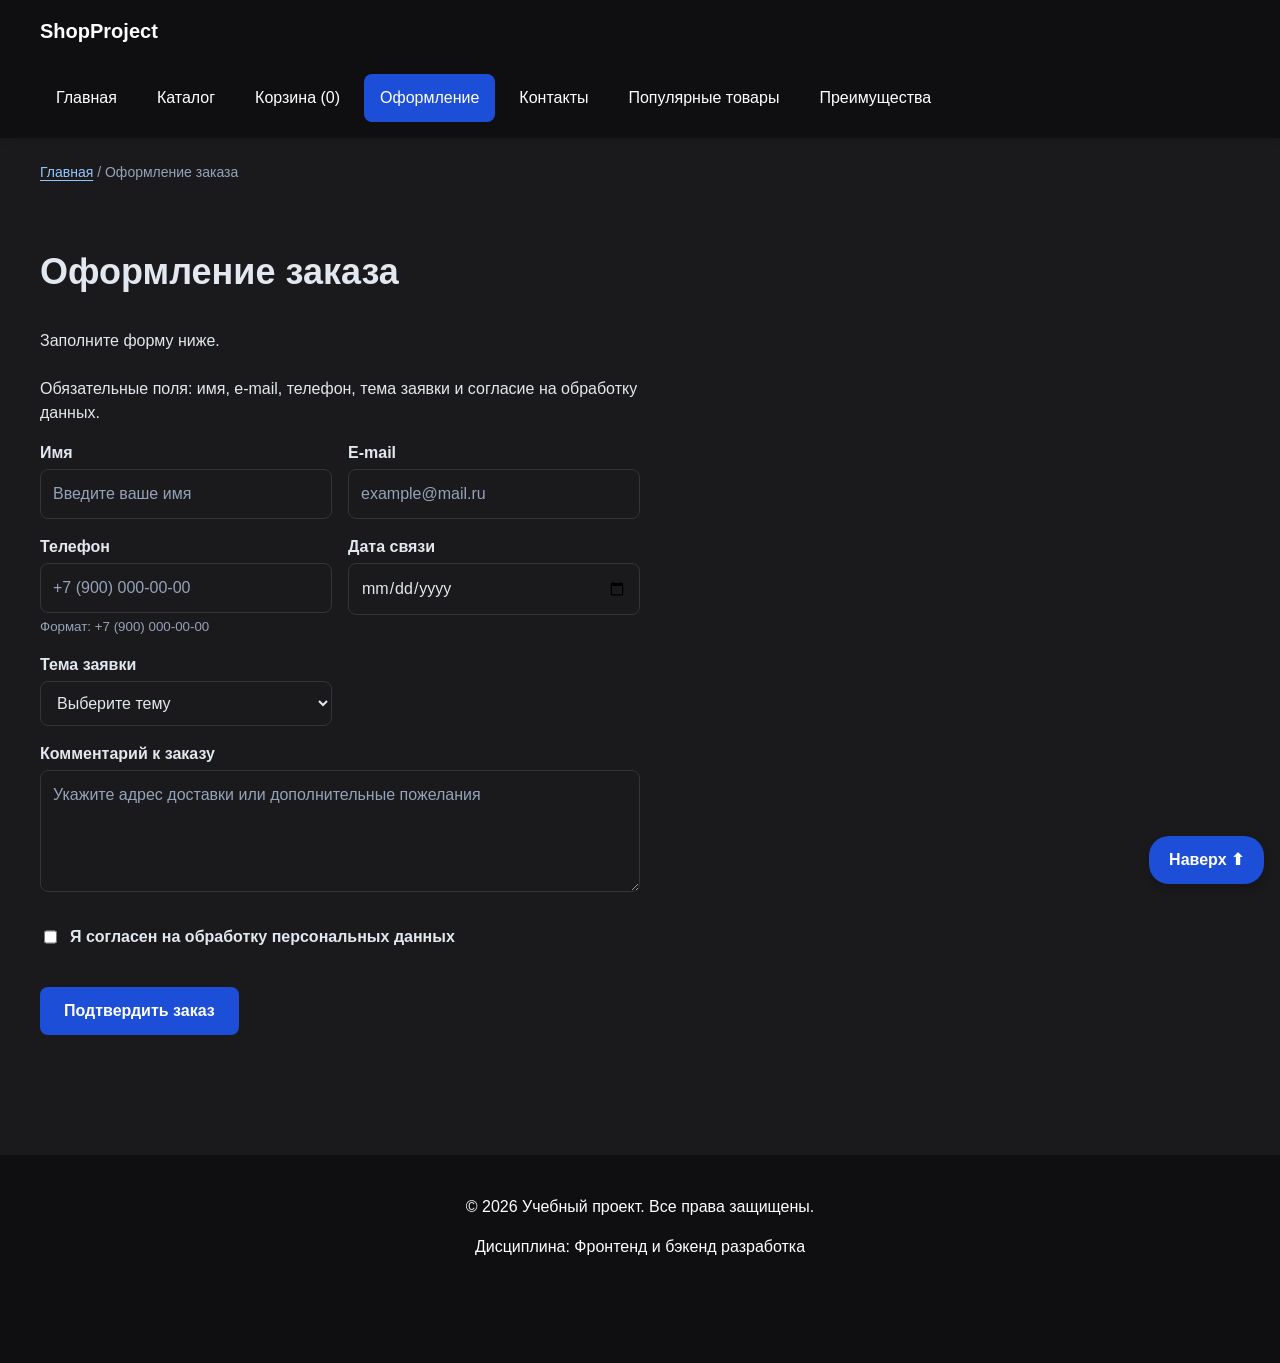
<file: order.html>
<!DOCTYPE html>
<html lang="ru">
<head>
<meta charset="utf-8"/>
<meta content="width=device-width, initial-scale=1.0" name="viewport"/>
<title>Оформление заказа — Учебный интернет-магазин</title>
<link href="css/style.css" rel="stylesheet"/>
<link href="css/responsive.css" rel="stylesheet"/>
<link href="css/accessibility.css" rel="stylesheet"/>
<script defer="" src="js/data.js"></script><script defer="" src="js/main.js"></script><script defer="" src="js/cart.js"></script><script defer="" src="js/validation.js"></script></head>
<body id="top">
<a class="skip-link" href="#main">Перейти к основному содержимому</a>
<header class="site-header">
<div class="site-header__inner">
<a class="site-header__logo" href="index.html">ShopProject</a>
<button aria-controls="site-menu" aria-expanded="false" class="button button--secondary menu-toggle" hidden="" type="button">Меню</button>
<nav aria-label="Основная навигация" class="site-nav" id="site-menu">
<ul class="site-nav__list">
<li class="site-nav__item"><a class="site-nav__link" href="index.html">Главная</a></li>
<li class="site-nav__item"><a class="site-nav__link" href="catalog.html">Каталог</a></li>
<li class="site-nav__item"><a class="site-nav__link" href="cart.html">Корзина (<span data-header-cart-count="">0</span>)</a></li><li class="site-nav__item"><a aria-current="page" class="site-nav__link site-nav__link--active" href="order.html">Оформление</a></li>
<li class="site-nav__item"><a class="site-nav__link" href="contacts.html">Контакты</a></li>
<li class="site-nav__item"><a class="site-nav__link" href="index.html#popular">Популярные товары</a></li>
<li class="site-nav__item"><a class="site-nav__link" href="index.html#advantages">Преимущества</a></li>
</ul>
</nav>
</div>
</header>
<main id="main" tabindex="-1">
<nav aria-label="Хлебные крошки" class="breadcrumbs">
<a class="breadcrumbs__link" href="index.html">Главная</a>
<span aria-current="page" class="breadcrumbs__current">Оформление заказа</span>
</nav>
<section class="section">
<h1>Оформление заказа</h1>
<p>Заполните форму ниже.</p>
<p class="cart-preview" data-order-cart-summary="" hidden=""></p><form action="#" class="order-form order-form--page" method="post" style="max-width: 600px; margin: var(--space-lg) 0;">
<p class="form-note">Обязательные поля: имя, e-mail, телефон, тема заявки и согласие на обработку данных.</p>
<p class="form-errors" hidden="" role="alert"></p>
<div class="order-form__field">
<label class="order-form__label" for="page-order-name">Имя</label>
<input autocomplete="given-name" class="order-form__input" id="page-order-name" minlength="2" name="name" placeholder="Введите ваше имя" required="" type="text"/>
</div>
<div class="order-form__field">
<label class="order-form__label" for="page-order-email">E-mail</label>
<input autocomplete="email" class="order-form__input" id="page-order-email" name="email" placeholder="example@mail.ru" required="" type="email"/>
</div>
<div class="order-form__field">
<label class="order-form__label" for="page-order-phone">Телефон</label>
<input aria-describedby="page-order-phone-hint" autocomplete="tel" class="order-form__input" id="page-order-phone" inputmode="tel" name="phone" pattern="[+]7 [(][0-9]{3}[)] [0-9]{3}-[0-9]{2}-[0-9]{2}" placeholder="+7 (900) 000-00-00" required="" type="tel"/>
<small id="page-order-phone-hint">Формат: +7 (900) 000-00-00</small>
</div>
<div class="order-form__field">
<label class="order-form__label" for="page-order-date">Дата связи</label>
<input class="order-form__input" id="page-order-date" name="date" type="date"/>
</div>
<div class="order-form__field">
<label class="order-form__label" for="page-order-topic">Тема заявки</label>
<select class="order-form__select" id="page-order-topic" name="topic" required="">
<option value="">Выберите тему</option>
<option value="product">Заказ товара</option>
<option value="consultation">Консультация</option>
<option value="delivery">Доставка</option>
</select>
</div>
<div class="order-form__field">
<label class="order-form__label" for="page-order-comment">Комментарий к заказу</label>
<textarea class="order-form__textarea" id="page-order-comment" name="comment" placeholder="Укажите адрес доставки или дополнительные пожелания" rows="4"></textarea>
</div>
<div class="order-form__field order-form__field--checkbox">
<label class="order-form__label">
<input class="order-form__input" id="page-order-agreement" name="agreement" required="" style="width: auto;" type="checkbox"/>
                    Я согласен на обработку персональных данных
                </label>
</div>
<div class="order-form__actions">
<button class="button button--primary" style="font-size: 16px; padding: 12px 24px;" type="submit">Подтвердить заказ</button>
</div>
</form>
<p aria-atomic="true" aria-live="polite" class="success-message" id="success-message" role="status"></p>
</section>
</main>
<footer>
<p>© 2026 Учебный проект. Все права защищены.</p>
<p>Дисциплина: Фронтенд и бэкенд разработка</p>
</footer>
<a class="button-up" href="#top">Наверх ⬆</a>
</body>
</html>
</file>
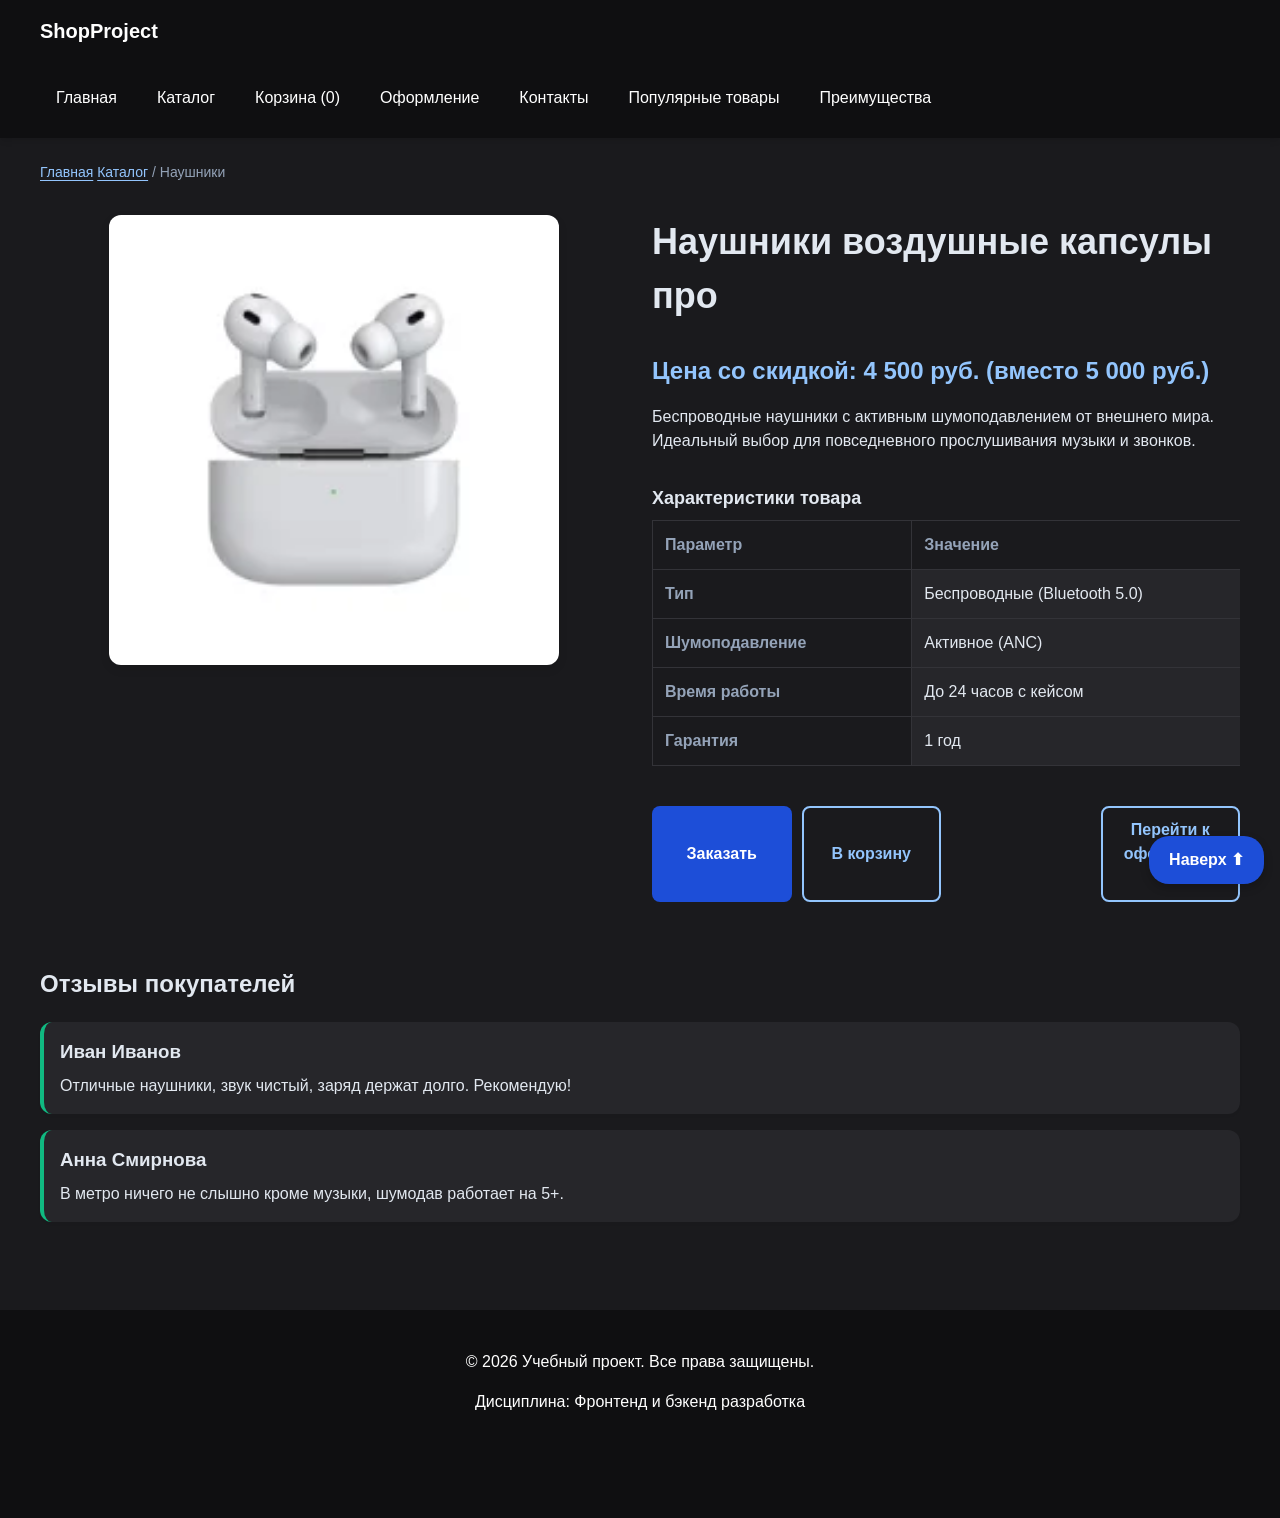
<file: product.html>
<!DOCTYPE html>
<html lang="ru">
<head>
<meta charset="utf-8"/>
<meta content="width=device-width, initial-scale=1.0" name="viewport"/>
<title>Наушники воздушные капсулы про — Учебный интернет-магазин</title>
<link href="css/style.css" rel="stylesheet"/>
<link href="css/responsive.css" rel="stylesheet"/>
<link href="css/accessibility.css" rel="stylesheet"/>
<script defer="" src="js/data.js"></script><script defer="" src="js/main.js"></script><script defer="" src="js/cart.js"></script><script defer="" src="js/modal.js"></script><script defer="" src="js/validation.js"></script></head>
<body id="top">
<a class="skip-link" href="#main">Перейти к основному содержимому</a>
<header class="site-header">
<div class="site-header__inner">
<a class="site-header__logo" href="index.html">ShopProject</a>
<button aria-controls="site-menu" aria-expanded="false" class="button button--secondary menu-toggle" hidden="" type="button">Меню</button>
<nav aria-label="Основная навигация" class="site-nav" id="site-menu">
<ul class="site-nav__list">
<li class="site-nav__item"><a class="site-nav__link" href="index.html">Главная</a></li>
<li class="site-nav__item"><a class="site-nav__link" href="catalog.html">Каталог</a></li>
<li class="site-nav__item"><a class="site-nav__link" href="cart.html">Корзина (<span data-header-cart-count="">0</span>)</a></li><li class="site-nav__item"><a class="site-nav__link" href="order.html">Оформление</a></li>
<li class="site-nav__item"><a class="site-nav__link" href="contacts.html">Контакты</a></li>
<li class="site-nav__item"><a class="site-nav__link" href="index.html#popular">Популярные товары</a></li>
<li class="site-nav__item"><a class="site-nav__link" href="index.html#advantages">Преимущества</a></li>
</ul>
</nav>
</div>
</header>
<main id="main" tabindex="-1">
<nav aria-label="Хлебные крошки" class="breadcrumbs">
<a class="breadcrumbs__link" href="index.html">Главная</a>
<a class="breadcrumbs__link" href="catalog.html">Каталог</a>
<span aria-current="page" class="breadcrumbs__current">Наушники</span>
</nav>
<section class="section">
<div class="product-layout">
<div class="product-layout__image">
<picture>
<source sizes="(min-width: 1024px) 450px, calc(100vw - 32px)" srcset="images/product-1-100.webp 100w, images/product-1.webp 200w" type="image/webp"/>
<img alt="Наушники воздушные капсулы про" height="200" sizes="(min-width: 1024px) 450px, calc(100vw - 32px)" src="images/product-1.jpg" srcset="images/product-1-100.jpg 100w, images/product-1.jpg 200w" style="width: 100%; max-width: 450px; border-radius: var(--radius-md); box-shadow: 0 4px 10px rgba(0,0,0,0.1); display: block; margin: 0 auto;" width="200"/>
</picture>
</div>
<div class="product-layout__info">
<h1 style="margin-top: 0;">Наушники воздушные капсулы про</h1>
<p class="product-card__price" style="font-size: 24px; color: var(--color-primary);">Цена со скидкой: 4 500 руб. (вместо 5 000 руб.)</p>
<p>Беспроводные наушники с активным шумоподавлением от внешнего мира. Идеальный выбор для повседневного прослушивания музыки и звонков.</p>
<section aria-labelledby="mobile-specs-title" class="mobile-specs"><h2 id="mobile-specs-title">Характеристики товара</h2><dl><div><dt>Тип</dt><dd>Беспроводные (Bluetooth 5.0)</dd></div><div><dt>Шумоподавление</dt><dd>Активное (ANC)</dd></div><div><dt>Время работы</dt><dd>До 24 часов с кейсом</dd></div><div><dt>Гарантия</dt><dd>1 год</dd></div></dl></section>
<div aria-label="Характеристики товара — горизонтальная прокрутка" class="table-wrapper desktop-specs" role="region" tabindex="0">
<table class="product-table">
<caption>Характеристики товара</caption>
<thead>
<tr>
<th scope="col">Параметр</th>
<th scope="col">Значение</th>
</tr>
</thead>
<tbody>
<tr>
<th scope="row">Тип</th>
<td>Беспроводные (Bluetooth 5.0)</td>
</tr>
<tr>
<th scope="row">Шумоподавление</th>
<td>Активное (ANC)</td>
</tr>
<tr>
<th scope="row">Время работы</th>
<td>До 24 часов с кейсом</td>
</tr>
<tr>
<th scope="row">Гарантия</th>
<td>1 год</td>
</tr>
</tbody>
</table>
</div>
<div class="product-actions">
<button aria-controls="order-dialog" aria-haspopup="dialog" class="button button--primary product-card__button" data-product="Наушники" type="button">Заказать</button><button class="button button--secondary" data-action="add-to-cart" data-product-id="1" type="button">В корзину</button><p aria-live="polite" class="cart-message" data-cart-message="" role="status"></p>
<a class="button button--secondary" href="order.html">Перейти к оформлению</a>
</div>
</div>
</div>
</section>
<section class="section reviews-section">
<h2>Отзывы покупателей</h2>
<article class="review-card">
<h3 style="margin: 0 0 8px 0;">Иван Иванов</h3>
<p style="margin: 0;">Отличные наушники, звук чистый, заряд держат долго. Рекомендую!</p>
</article>
<article class="review-card" style="margin-top: 16px;">
<h3 style="margin: 0 0 8px 0;">Анна Смирнова</h3>
<p style="margin: 0;">В метро ничего не слышно кроме музыки, шумодав работает на 5+.</p>
</article>
</section>
</main>
<a class="button-up" href="#top">Наверх ⬆</a>
<dialog aria-labelledby="order-dialog-title" class="order-dialog" id="order-dialog">
<h2 class="order-dialog__title" id="order-dialog-title">Оформление заявки</h2>
<form action="#" class="order-form" id="order-form" method="post">
<p class="form-note">Обязательные поля: имя, e-mail, телефон, тема заявки и согласие на обработку данных.</p>
<p class="form-errors" hidden="" role="alert"></p>
<input id="selected-product" name="selected-product" type="hidden"/>
<div class="order-form__field">
<label class="order-form__label" for="order-name">Имя</label>
<input autocomplete="given-name" class="order-form__input" id="order-name" minlength="2" name="name" placeholder="Введите ваше имя" required="" type="text"/>
</div>
<div class="order-form__field">
<label class="order-form__label" for="order-email">E-mail</label>
<input autocomplete="email" class="order-form__input" id="order-email" name="email" placeholder="example@mail.ru" required="" type="email"/>
</div>
<div class="order-form__field">
<label class="order-form__label" for="order-phone">Телефон</label>
<input aria-describedby="order-phone-hint" autocomplete="tel" class="order-form__input" id="order-phone" inputmode="tel" name="phone" pattern="[+]7 [(][0-9]{3}[)] [0-9]{3}-[0-9]{2}-[0-9]{2}" placeholder="+7 (900) 000-00-00" required="" type="tel"/>
<small id="order-phone-hint">Формат: +7 (900) 000-00-00</small>
</div>
<div class="order-form__field">
<label class="order-form__label" for="order-date">Дата связи</label>
<input class="order-form__input" id="order-date" name="date" type="date"/>
</div>
<div class="order-form__field">
<label class="order-form__label" for="order-topic">Тема заявки</label>
<select class="order-form__select" id="order-topic" name="topic" required="">
<option value="">Выберите тему</option>
<option value="product">Заказ товара</option>
<option value="consultation">Консультация</option>
<option value="delivery">Доставка</option>
</select>
</div>
<div class="order-form__field">
<label class="order-form__label" for="order-comment">Комментарий</label>
<textarea class="order-form__textarea" id="order-comment" name="comment" placeholder="Укажите дополнительную информацию" rows="4"></textarea>
</div>
<div class="order-form__field order-form__field--checkbox">
<label class="order-form__label">
<input class="order-form__input" id="order-agreement" name="agreement" required="" type="checkbox"/>
                Я согласен на обработку данных
            </label>
</div>
<div class="order-form__actions">
<button class="button button--secondary" id="close-order-dialog" type="button">Закрыть</button>
<button class="button button--primary" type="submit">Отправить заявку</button>
</div>
</form>
</dialog>
<p aria-atomic="true" aria-live="polite" class="success-message" id="success-message" role="status"></p>
<footer>
<p>© 2026 Учебный проект. Все права защищены.</p>
<p>Дисциплина: Фронтенд и бэкенд разработка</p>
</footer>
</body>
</html>
</file>
<file: css/style.css>
/* ===============================
   1. Переменные проекта
   =============================== */

:root {
    /* Основные цвета проекта */
    --color-bg: #1a1a1d; /* Темно-серый фон сайта */
    --color-surface: #26262a; /* Цвет карточек (чуть светлее фона) */
    --color-surface-accent: #0f0f11; /* Почти черная шапка и футер */
    --color-text: #e2e8f0; /* Светло-серый, почти белый текст для хорошей читаемости */
    --color-muted: #94a3b8; /* Приглушенный серый для второстепенного текста */
    --color-primary: #3b82f6; /* Яркий синий акцент для кнопок и ссылок */
    --color-primary-dark: #2563eb;
    --color-border: #333338; /* Темные границы */
    --color-danger: #ef4444;
    --color-success: #10b981;
    --color-success-bg: rgba(16, 185, 129, 0.1); /* Полупрозрачный фон для успешных сообщений */
    --color-white: #ffffff;
    /* Отступы */
    --space-xs: 4px;
    --space-sm: 8px;
    --space-md: 16px;
    --space-lg: 24px;
    --space-xl: 32px;
    /* Скругления */
    --radius-sm: 8px;
    --radius-md: 12px;
    --radius-lg: 20px;
    /* Размеры */
    --container-width: 1200px;
}

/* ===============================
   2. Базовые стили
   =============================== */

* {
    box-sizing: border-box;
}

body {
    position: relative;
    min-height: 100vh;
    margin: 0;
    font-family: Arial, sans-serif;
    line-height: 1.5;
    color: var(--color-text);
    background-color: var(--color-bg);
}

html {
    scroll-behavior: smooth;
    scroll-padding-top: 200px; /* Отступ для якорных ссылок при липкой шапке */
}

:target {
    outline: 2px dashed var(--color-primary);
    outline-offset: 4px;
}

/* ===============================
   3. Шапка, Навигация и Подвал
   =============================== */

header,
main,
footer {
    padding: var(--space-lg);
}

.site-header {
    background-color: var(--color-surface-accent);
    position: sticky;
    top: 0;
    z-index: 100;
    box-shadow: 0 4px 6px -1px rgba(0, 0, 0, 0.1);
}
.site-header__inner {
    max-width: var(--container-width);
    margin: 0 auto;
    padding: var(--space-md) var(--space-lg);
}
.site-header__logo {
    font-weight: 700;
    font-size: 20px;
    color: var(--color-white);
    text-decoration: none;
}

.site-nav__list {
    display: flex;
    flex-wrap: wrap;
    justify-content: center;
    align-items: center;
    gap: var(--space-md);
    padding: 0;
    margin: var(--space-sm) 0 0;
    list-style: none;
}
.site-nav__link {
    display: inline-block;
    padding: var(--space-sm) var(--space-md);
    color: var(--color-white);
    text-decoration: none;
    border-radius: var(--radius-sm);
    transition: background-color 0.2s ease;
}
.site-nav__link:hover,
.site-nav__link--active {
    color: var(--color-white);
    background-color: var(--color-primary);
}
.site-nav__link:focus-visible {
    outline: 2px solid var(--color-white);
    outline-offset: 3px;
}

footer {
    background-color: var(--color-surface-accent);
    z-index: 100;
    padding: var(--space-lg);
    color: var(--color-white);
    text-align: center;
    bottom: 0;
    left: 0;
    width: 100%;
    position: static;
}

/* ===============================
   4. Общие элементы (Кнопки, Ссылки)
   =============================== */

a {
    color: var(--color-primary);
}
a:hover {
    color: var(--color-primary-dark);
}
a:focus-visible {
    outline: 2px solid var(--color-primary);
    outline-offset: 3px;
}

.button {
    display: inline-block;
    padding: 10px var(--space-md);
    border: none;
    border-radius: var(--radius-sm);
    font: inherit;
    font-weight: 600;
    text-decoration: none;
    text-align: center;
    cursor: pointer;
    transition: background-color 0.2s ease, color 0.2s ease;
}
.button--primary {
    color: var(--color-white);
    background-color: var(--color-primary);
}
.button--primary:hover {
    background-color: var(--color-primary-dark);
}
.button--secondary {
    color: var(--color-primary);
    background-color: transparent;
    border: 2px solid var(--color-primary);
}
.button--secondary:hover {
    color: var(--color-white);
    background-color: var(--color-primary);
}
.button:focus-visible {
    outline: 2px solid var(--color-primary);
    outline-offset: 3px;
}
.button:disabled,
.button--disabled {
    opacity: 0.6;
    cursor: not-allowed;
}
.button-up {
    position: fixed;
    bottom: 30px;
    right: 30px;
    background-color: var(--color-primary);
    color: var(--color-white);
    padding: 12px 20px;
    border-radius: var(--radius-lg);
    text-decoration: none;
    font-weight: bold;
    box-shadow: 0 4px 10px rgba(0,0,0,0.2);
    z-index: 999;
    transition: background-color 0.2s ease, transform 0.2s ease;
}
.button-up:hover {
    background-color: var(--color-primary-dark);
    color: var(--color-white);
    transform: translateY(-2px);
}

/* ===============================
   5. Карточки, Сетки и Раскладка
   =============================== */
.hero {
    max-width: var(--container-width);
    margin: 0 auto var(--space-xl);
    padding: var(--space-xl) var(--space-lg);

    /* Добавляем высоту и центрируем текст */
    min-height: 400px; /* Меняй это значение, чтобы сделать блок выше или ниже */
    display: flex;
    flex-direction: column;
    justify-content: center;

    color: var(--color-white);
    border-radius: var(--radius-lg);
    box-shadow: 0 10px 25px rgba(0,0,0,0.2);
    border: 1px solid var(--color-border);

    /* Фон с затемнением */
    background:
            linear-gradient(135deg, rgba(30, 33, 41, 0.85) 0%, rgba(21, 22, 26, 0.9) 100%),
            url('../images/product-1.jpg') center/cover no-repeat;
}

.section {
    max-width: var(--container-width);
    margin: 0 auto var(--space-xl);
}
.section h2 {
    margin-top: 0;
}

/* Каталог */
.catalog-layout {
    max-width: var(--container-width);
    margin: 0 auto var(--space-xl);
    display: grid;
    grid-template-columns: 260px 1fr;
    grid-template-areas: "filters products";
    gap: var(--space-lg);
}
.catalog-filters {
    grid-area: filters;
    padding: var(--space-md);
    border: 1px solid var(--color-border);
    border-radius: var(--radius-md);
    background-color: var(--color-surface);
    position: sticky;
    top: 120px; /* Липкий фильтр */
}
.catalog-products {
    grid-area: products;
}

/* Сетка карточек товаров */
.products-grid {
    display: grid;
    grid-template-columns: repeat(3, 1fr);
    gap: var(--space-lg);
}



/* Оформление карточки товара */
.product-card {
    position: relative;
    display: flex;
    flex-direction: column;
    gap: var(--space-sm);
    padding: var(--space-md);
    background-color: var(--color-surface);
    border-radius: var(--radius-md);
    box-shadow: 0 4px 15px rgba(0, 0, 0, 0.2); /* Более глубокая тень для темной темы */
    transition: transform 0.2s ease, box-shadow 0.2s ease;
    overflow: hidden;
    border: 1px solid var(--color-border); /* Тонкая граница для отделения от фона */
}
.product-card:hover {
    transform: translateY(-4px);
    box-shadow: 0 10px 25px rgba(0, 0, 0, 0.4); /* Усиленная тень при наведении */
}
.product-card__image {
    width: 100%;
    height: 200px;
    object-fit: contain; /* Картинка теперь будет помещаться целиком, без обрезки */
    background-color: #ffffff; /* Делаем аккуратный белый фон под фото */
    padding: 10px; /* Добавляем небольшие поля, чтобы фото "дышало" */
    border-radius: var(--radius-sm);
    margin-bottom: var(--space-sm);
}
.product-card__title {
    margin: 0;
    color: var(--color-text);
}
.product-card__description {
    margin: 0;
    color: var(--color-muted);
}
.product-card__price {
    margin: 0;
    font-size: 18px;
    font-weight: 700;
}
.product-card--discount .product-card__price {
    color: var(--color-danger);
}

/* Бейджи */
.product-card__badge {
    position: absolute;
    top: 12px;
    right: 12px;
    padding: 6px 12px;
    color: var(--color-white);
    background-color: var(--color-primary);
    border-radius: var(--radius-md);
    font-size: 12px;
    font-weight: bold;
    z-index: 10;
}
.product-card--discount .product-card__badge {
    background-color: var(--color-danger);
}

/* Сетка для детальной страницы товара */
.product-layout {
    display: grid;
    grid-template-columns: 1fr 1fr;
    gap: var(--space-xl);
    align-items: start;
}


.review-card {
    background-color: var(--color-surface);
    padding: var(--space-md);
    border-radius: var(--radius-md);
    margin-bottom: var(--space-md);
    border-left: 4px solid var(--color-success);
    box-shadow: 0 2px 4px rgba(0,0,0,0.02);
}

.aside-info {
    max-width: var(--container-width);
    margin: 0 auto var(--space-xl);
    padding: var(--space-md);
    border-left: 4px solid var(--color-primary);
    background-color: var(--color-surface);
    border-radius: 0 var(--radius-md) var(--radius-md) 0;
}

.breadcrumbs {
    max-width: var(--container-width);
    margin: 0 auto var(--space-md);
    font-size: 14px;
    color: var(--color-muted);
}
.breadcrumbs__link { color: var(--color-primary); text-decoration: none; }
.breadcrumbs__link:hover { text-decoration: underline; }
.breadcrumbs__current::before { content: " / "; color: var(--color-muted); }
.breadcrumbs span::before { content: " / "; color: var(--color-muted); }

/* ===============================
   6. Таблицы и Формы
   =============================== */

.product-table {
    width: 100%;
    border-collapse: collapse;
    margin: var(--space-md) 0;
    background-color: var(--color-surface);
}
.product-table caption {
    font-weight: 700;
    margin-bottom: var(--space-sm);
    text-align: left;
    font-size: 18px;
}
.product-table th,
.product-table td {
    padding: 12px;
    border: 1px solid var(--color-border);
    text-align: left;
}
.product-table th {
    background-color: var(--color-bg);
    color: var(--color-muted);
}

.order-dialog {
    width: min(100% - 32px, 560px);
    padding: var(--space-lg);
    border-radius: var(--radius-lg);
    box-shadow: 0 20px 25px -5px rgba(0, 0, 0, 0.5), 0 10px 10px -5px rgba(0, 0, 0, 0.3);
    /* ВОТ ЭТИ ТРИ СТРОЧКИ КРАСЯТ ФОРМУ В ТЕМНЫЙ: */
    border: 1px solid var(--color-border);
    background-color: var(--color-surface);
    color: var(--color-text);
}
.order-dialog::backdrop {
    background-color: rgba(15, 23, 42, 0.8); /* Темный фон позади модалки */
}
.order-dialog__title { margin-top: 0; }

.order-form__field { margin-bottom: var(--space-md); }
.order-form__label {
    display: block;
    margin-bottom: var(--space-xs);
    font-weight: 600;
}
.order-form__input,
.order-form__select,
.order-form__textarea {
    width: 100%;
    padding: 12px;
    border: 1px solid var(--color-border);
    border-radius: var(--radius-sm);
    font: inherit;
    background-color: var(--color-bg);
    /* ВОТ ЭТА СТРОЧКА ДЕЛАЕТ ТЕКСТ В ПОЛЯХ СВЕТЛЫМ: */
    color: var(--color-text);
    transition: border-color 0.2s ease;
}
.order-form__input:hover,
.order-form__select:hover,
.order-form__textarea:hover {
    border-color: var(--color-primary);
}
.order-form__input:focus-visible,
.order-form__select:focus-visible,
.order-form__textarea:focus-visible {
    outline: 2px solid var(--color-primary);
    outline-offset: -1px;
    border-color: var(--color-primary);
}
.order-form__field--checkbox input[type="checkbox"] { width: auto; }
.order-form__field small {
    display: block;
    margin-top: var(--space-xs);
    color: var(--color-muted);
}
.order-form__actions {
    display: flex;
    gap: var(--space-md);
    margin-top: var(--space-lg);
}

[aria-invalid="true"] { border-color: var(--color-danger); }

.form-actions {
    display: flex;
    gap: 12px;
    margin-top: 20px;
}

.success-message {
    max-width: var(--container-width);
    margin: var(--space-lg) auto;
    padding: var(--space-md);
    border-left: 4px solid var(--color-success);
    background-color: var(--color-success-bg);
    border-radius: 0 var(--radius-md) var(--radius-md) 0;
}

.filters-form { display: grid; gap: var(--space-md); }
.filters-form fieldset {
    margin: 0;
    padding: var(--space-md);
    border: 1px solid var(--color-border);
    border-radius: var(--radius-sm);
}
.filters-form legend { font-weight: 700; }
.filters-form label { display: block; margin-bottom: var(--space-sm); }
.filters-form input[type="number"] {
    width: 100%;
    padding: 8px 10px;
    border: 1px solid var(--color-border);
    border-radius: var(--radius-sm);
    font: inherit;
}

/* Практическая работа №15: учебный вывод JavaScript. */
.js-check {
    margin-block: var(--space-lg);
}
.js-message {
    font-weight: 600;
}
.product-output {
    max-width: 100%;
    padding: 16px;
    overflow-x: auto;
    white-space: pre-wrap;
    overflow-wrap: anywhere;
    color: #f9fafb;
    background-color: #111827;
    border-radius: 8px;
    line-height: 1.6;
}

/* Практика №16: статическое отображение недоступных товаров. */
.product-card .button:disabled,
.product-card .button[aria-disabled="true"] {
    opacity: 0.65;
    cursor: not-allowed;
}

/* Практическая работа №17: интерактивный каталог и сообщения формы. */
.catalog-controls { display: grid; grid-template-columns: minmax(0, 2fr) minmax(0, 1fr); gap: 16px; margin: 18px 0; }
.catalog-controls__group { display: grid; align-content: start; gap: 8px; min-width: 0; }
.catalog-controls__group label { font-weight: 600; }
.catalog-controls__input, .catalog-controls__select {
    display: block; width: 100%; min-width: 0; min-height: 44px;
    padding: 10px 12px; border: 1px solid var(--color-border);
    border-radius: var(--radius-sm); font: inherit; color: var(--color-text);
    background: var(--color-bg);
}
.catalog-controls__input:focus-visible, .catalog-controls__select:focus-visible { outline: 2px solid var(--color-primary); outline-offset: 2px; }
.catalog-count { margin: 12px 0; font-weight: 600; }
.catalog-empty { padding: 24px; border: 1px dashed var(--color-border); border-radius: var(--radius-md); background: var(--color-surface); }
.product-card__status { margin: 0; font-size: 14px; color: var(--color-success); font-weight: 600; }
.product-card__status--unavailable { color: var(--color-danger); }
.product-card__old-price { display: inline-block; margin-left: 8px; font-size: 14px; color: var(--color-muted); font-weight: 400; }
.product-card__actions { margin-top: auto; }
.cart-preview { padding: 16px; margin: 12px 0 20px; border: 1px solid var(--color-border); border-radius: var(--radius-md); background: var(--color-surface); }
.cart-preview h3 { margin: 0 0 8px; }
.cart-preview p { margin: 8px 0; }
.cart-preview .button { margin-top: 4px; }
.cart-message { min-height: 1.5em; color: var(--color-success); }
.form-message { margin: 8px 0 0; grid-column: 1 / -1; }
@media (max-width: 639px) { .catalog-controls { grid-template-columns: 1fr; } }

/* КР №4: расширения в исходной тёмно-синей дизайн-системе. */
.catalog-favorites { display: flex; align-items: center; gap: 8px; margin: 10px 0; font-weight: 600; }
.catalog-favorites input { width: 18px; height: 18px; accent-color: var(--color-primary); }
.favorite-toggle {
    position: absolute; top: 12px; right: 12px; z-index: 1;
    display: grid; place-items: center; width: 40px; height: 40px;
    border: 1px solid var(--color-border); border-radius: 50%;
    background: var(--color-surface-accent); color: var(--color-text);
    font: inherit; font-size: 26px; cursor: pointer;
}
.favorite-toggle.is-active { color: #fb7185; }
.favorite-toggle:hover, .favorite-toggle:focus-visible { outline: 2px solid var(--color-primary); outline-offset: 2px; }
.product-card__rating { margin: 0 0 4px; color: var(--color-muted); font-size: 14px; }
.cart-page-grid { display: grid; grid-template-columns: minmax(0, 2fr) minmax(255px, 1fr); gap: var(--space-lg); align-items: start; }
.cart-page-list { min-width: 0; }
.cart-line {
    display: flex; align-items: center; gap: var(--space-md);
    border: 1px solid var(--color-border); border-radius: var(--radius-md);
    padding: var(--space-md); margin-bottom: var(--space-md); background: var(--color-surface);
}
.cart-line__image { display: block; width: 96px; height: 96px; object-fit: contain; border-radius: var(--radius-sm); flex-shrink: 0; }
.cart-line__details { min-width: 0; flex: 1; }
.cart-line__details h3 { margin: 0 0 4px; }
.cart-line__price { font-size: 14px; color: var(--color-muted); margin: 0 0 10px; }
.cart-line__controls { display: flex; flex-wrap: wrap; align-items: center; gap: 8px; }
.cart-line__controls .button { padding: 7px 12px; min-width: 36px; }
.cart-line__quantity { min-width: 24px; text-align: center; font-weight: 700; }
.cart-line__sum { white-space: nowrap; }
.cart-checkout { margin: 0; }
.cart-checkout h2 { margin-top: 0; }
.cart-checkout__total { border-top: 1px solid var(--color-border); padding-top: 12px; font-weight: 700; }
.cart-promo-form { display: grid; gap: 8px; margin: 16px 0; }
.cart-checkout__actions { display: flex; flex-direction: column; gap: 10px; }
.cart-checkout__actions .button { text-align: center; }
.cart-preview a.button { display: inline-block; text-decoration: none; margin-right: 8px; }
@media (max-width: 760px) {
    .cart-page-grid { grid-template-columns: 1fr; }
    .cart-line { flex-wrap: wrap; }
    .cart-line__sum { margin-left: auto; }
}
@media (max-width: 410px) {
    .cart-line__image { width: 72px; height: 72px; }
    .cart-line__sum { width: 100%; text-align: right; }
}
/* Бейдж скидки остаётся на прежнем месте; избранное — в противоположном углу. */
.favorite-toggle { left: 12px; right: auto; }
</file>
<file: css/responsive.css>
*, *::before, *::after { box-sizing: border-box; }
html { scroll-behavior: smooth; scroll-padding-top: 24px; }
body { display: flex; flex-direction: column; min-height: 100vh; }
main { flex: 1; width: min(100% - 32px, 1200px); margin-inline: auto; padding: 24px 0; }
footer { position: static; padding: 24px 16px 88px; }
img, video { max-width: 100%; height: auto; }
h1 { font-size: clamp(26px, 4vw, 36px); overflow-wrap: anywhere; }
.section { width: 100%; padding-block: 16px; }
.site-header { position: static; z-index: 100; padding: 16px; }
.site-header__inner { padding: 0; }
.site-nav__list { flex-direction: column; align-items: stretch; gap: 8px; margin-top: 16px; }
.site-nav__link { display: block; padding: 12px 16px; }
.hero { display: flex; flex-direction: column; align-items: flex-start; gap: 16px; min-height: 0; padding: clamp(20px, 4vw, 48px); }
.hero__title { font-size: clamp(28px, 5vw, 56px); line-height: 1.15; margin: 0; }
.hero p { max-width: 65ch; margin: 0; }
.products-grid { display: grid; grid-template-columns: minmax(0, 1fr); gap: 16px; }
.product-card, .catalog-products, .product-layout > *, .order-form__field { min-width: 0; }
.product-card__title, .product-card__description { overflow-wrap: anywhere; }
.product-card__image { display: block; width: 100%; height: auto; aspect-ratio: 4 / 3; object-fit: contain; }
.product-card__actions, .product-actions { display: flex; flex-wrap: wrap; gap: 10px; margin-top: auto; }
.product-card__actions > *, .product-actions > * { flex: 1 1 120px; }
.product-actions { margin-top: 24px; }
.catalog-layout { grid-template-columns: minmax(0, 1fr); grid-template-areas: "filters" "products"; gap: 24px; }
.catalog-filters { position: static; min-width: 0; }
.filters-form fieldset { min-width: 0; }
.product-layout { grid-template-columns: minmax(0, 1fr); gap: 24px; }
.table-wrapper { width: 100%; overflow-x: auto; }
.product-table { width: 100%; min-width: 640px; }
.order-form { display: grid; grid-template-columns: minmax(0, 1fr); gap: 16px; }
.order-form__field { margin: 0; }
.order-form__input, .order-form__select, .order-form__textarea { min-width: 0; max-width: 100%; min-height: 44px; font-size: 16px; }
.order-form__textarea { resize: vertical; }
.order-form__input[type="checkbox"] { width: auto; min-height: auto; }
.order-form__actions { flex-direction: column; margin-top: 8px; }
.order-dialog { width: min(100% - 32px, 560px); max-height: calc(100vh - 32px); max-height: calc(100dvh - 32px); overflow: auto; padding: 20px; }
.button { min-height: 44px; overflow-wrap: anywhere; }
.button-up { right: 16px; bottom: 16px; z-index: 90; }
.success-message { width: min(100% - 32px, 1200px); }
@media (min-width: 640px) {
    .products-grid { grid-template-columns: repeat(2, minmax(0, 1fr)); }
    .order-form__actions { flex-direction: row; flex-wrap: wrap; }
}
@media (min-width: 768px) {
    .site-nav__list { flex-direction: row; flex-wrap: wrap; align-items: center; justify-content: flex-start; }
    .order-form--page { grid-template-columns: repeat(2, minmax(0, 1fr)); }
    .order-form--page .order-form__field:has(textarea),
    .order-form--page .order-form__field--checkbox,
    .order-form--page .order-form__actions { grid-column: 1 / -1; }
}
@media (min-width: 1024px) {
    .products-grid { grid-template-columns: repeat(3, minmax(0, 1fr)); }
    .catalog-layout { grid-template-columns: 280px minmax(0, 1fr); grid-template-areas: "filters products"; align-items: start; }
    .catalog-filters { position: sticky; top: 24px; }
    .catalog-products .products-grid { grid-template-columns: repeat(2, minmax(0, 1fr)); }
    .product-layout { grid-template-columns: repeat(2, minmax(0, 1fr)); }
}
@media (min-width: 1280px) {
    .products-grid { grid-template-columns: repeat(4, minmax(0, 1fr)); }
    .catalog-products .products-grid { grid-template-columns: repeat(3, minmax(0, 1fr)); }
}
@media (min-width: 1024px) {
    #popular .products-grid {
        grid-template-columns: repeat(3, minmax(0, 1fr));
    }
}
[hidden] { display: none !important; }
.site-header__inner { display: flex; flex-wrap: wrap; align-items: center; gap: 12px; }
.menu-toggle { margin-left: auto; }
.site-nav { width: 100%; }
.filter-disclosure summary { padding: 8px 0; min-height: 44px; cursor: pointer; font-weight: 700; font-size: 20px; }
.filter-disclosure[open] summary { margin-bottom: 16px; }
.filter-disclosure .filters-form { margin-top: 8px; }
.mobile-specs dl { display: grid; gap: 12px; margin: 0; }
.mobile-specs dl > div { padding: 16px; border: 1px solid var(--color-border); border-radius: 12px; background: var(--color-surface); }
.mobile-specs dt { color: var(--color-muted); font-weight: 700; }
.mobile-specs dd { margin: 6px 0 0; overflow-wrap: anywhere; }
.mobile-specs h2 { font-size: 22px; }
.desktop-specs { display: none; }
.feedback-form { max-width: 760px; }
@media (min-width: 768px) {
    .menu-toggle { display: none; }
    .mobile-specs { display: none; }
    .desktop-specs { display: block; }
}
</file>
<file: css/accessibility.css>
:root {
    --color-primary: #93c5fd;
    --color-primary-dark: #bfdbfe;
    --color-action-bg: #1d4ed8;
    --color-action-hover: #1e40af;
    --color-danger: #fca5a5;
    --color-focus: #facc15;
}
:focus-visible,
a:focus-visible,
.button:focus-visible,
.site-nav__link:focus-visible,
.order-form__input:focus-visible,
.order-form__select:focus-visible,
.order-form__textarea:focus-visible {
    outline: 3px solid var(--color-focus);
    outline-offset: 3px;
}
.skip-link {
    position: fixed;
    left: 16px;
    top: 16px;
    transform: translateY(calc(-100% - 24px));
    z-index: 1000;
    max-width: calc(100% - 32px);
    padding: 12px 16px;
    border-radius: 8px;
    background: #111111;
    color: #ffffff;
}
.skip-link:focus { transform: translateY(0); color: #ffffff; }
.button--primary, .button-up, .product-card__badge,
.site-nav__link--active, .site-nav__link:hover {
    background-color: var(--color-action-bg);
    color: #ffffff;
}
.button--primary:hover, .button-up:hover {
    background-color: var(--color-action-hover);
    color: #ffffff;
}
.button--secondary:hover { background: var(--color-primary); color: #0f0f11; }
.product-card--discount .product-card__badge { background: #991b1b; color: #ffffff; }
a:not(.button):not(.site-nav__link):not(.site-header__logo):not(.button-up) {
    text-underline-offset: 3px;
}
.breadcrumbs__link { text-decoration: underline; }
.form-note, .form-errors { grid-column: 1 / -1; margin: 0; }
.form-error, .form-errors { color: var(--color-danger); }
.form-error { margin: 6px 0 0; font-size: 14px; }
[aria-invalid="true"] { border: 2px solid var(--color-danger); }
.order-form__input::placeholder,
.order-form__textarea::placeholder { color: #94a3b8; opacity: 1; }
.filters-form input[type="number"] { background: var(--color-bg); color: var(--color-text); }
.filters-form input::placeholder { color: #94a3b8; opacity: 1; }
.order-form input[type="checkbox"], .filters-form input[type="checkbox"] {
    accent-color: var(--color-action-bg);
    width: 20px;
    height: 20px;
    vertical-align: middle;
}
.order-form__field--checkbox label, .filters-form label:has(input[type="checkbox"]) {
    min-height: 44px;
    display: flex;
    align-items: center;
    gap: 10px;
}
.order-form__field--checkbox input, .filters-form input[type="checkbox"] { flex-shrink: 0; }
.success-message:empty { display: none; }
@media (prefers-reduced-motion: reduce) {
    html { scroll-behavior: auto; }
    *, *::before, *::after { transition: none !important; animation: none !important; }
    .product-card:hover, .button-up:hover { transform: none; }
}
.product-card__actions > * { flex: 1 0 130px; max-width: 100%; overflow-wrap: normal; }
</file>
